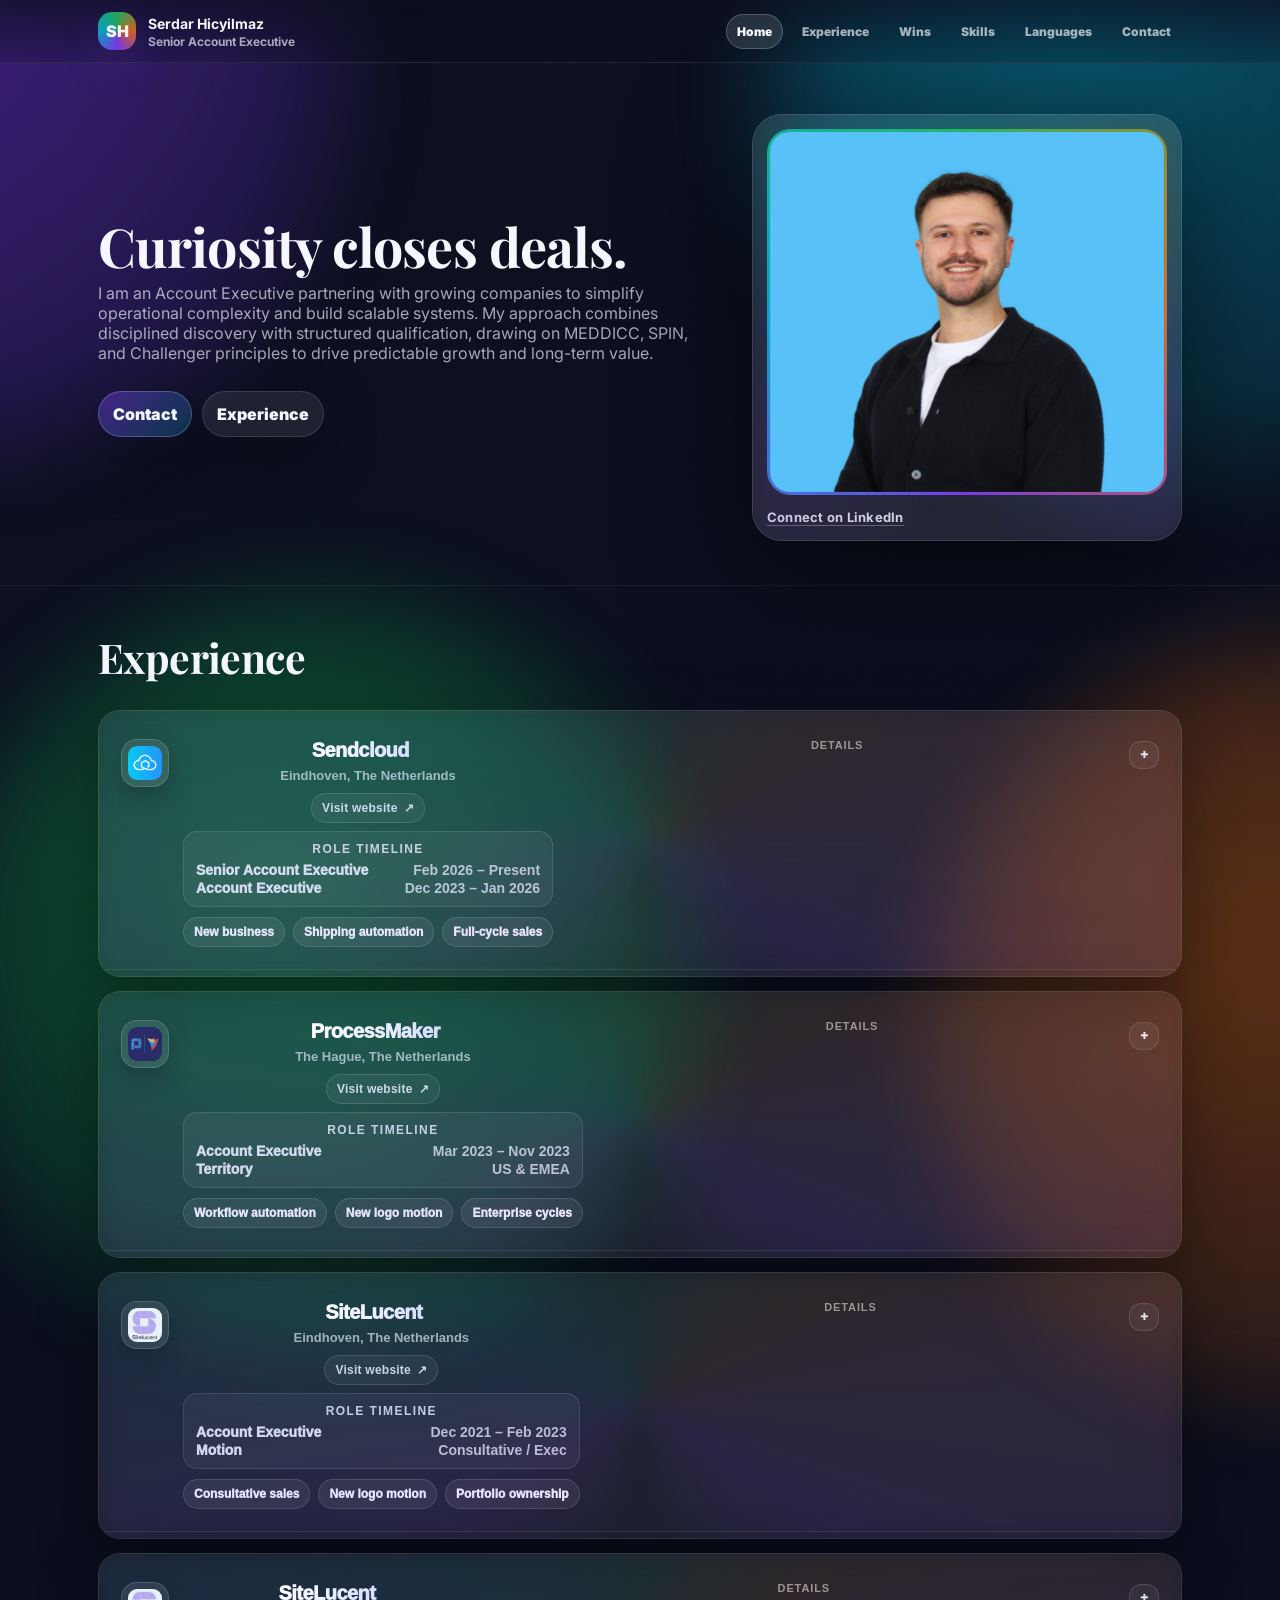
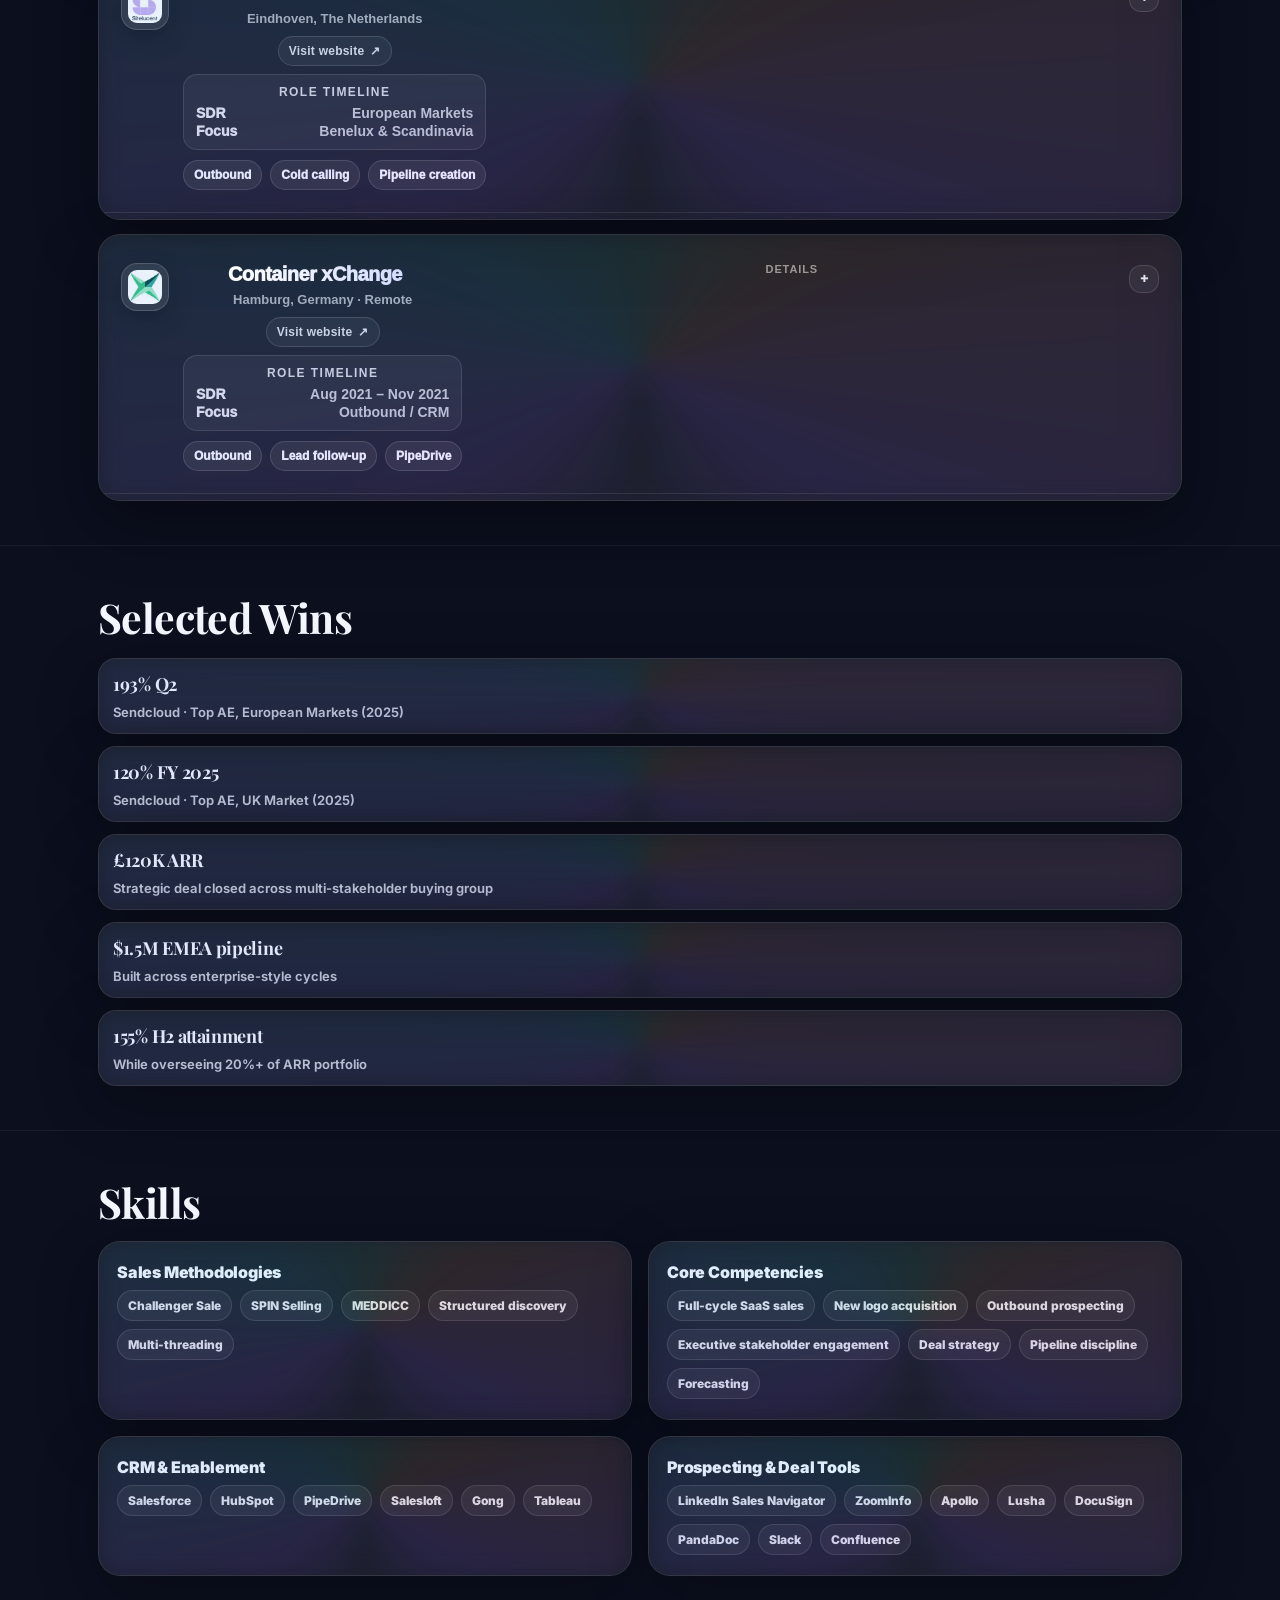
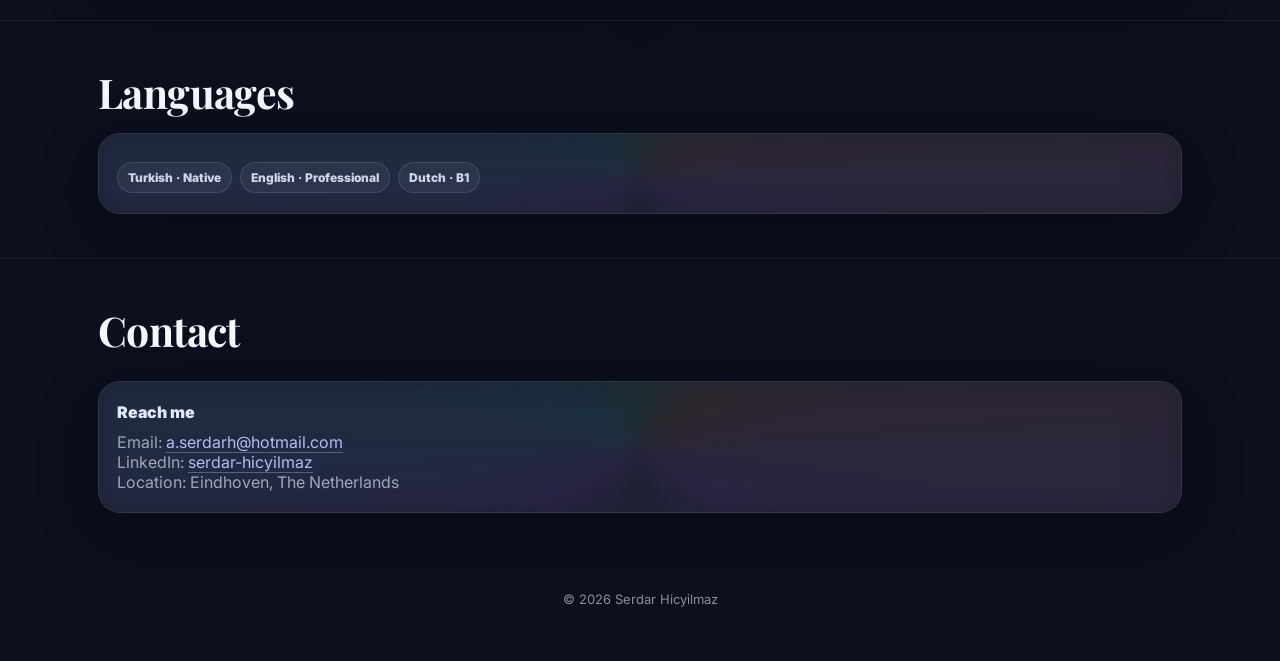
<file: index.html>
<!doctype html>
<html lang="en">
<head>
  <meta charset="utf-8" />
  <meta name="viewport" content="width=device-width, initial-scale=1" />
  <title>Serdar Hicyilmaz | Portfolio CV</title>
  <meta name="description" content="Serdar Hicyilmaz — Account Executive. Curious discovery, clear execution, predictable growth." />
  <link rel="stylesheet" href="assets/styles.v6.css" />
</head>
<body>
  <div class="bg" aria-hidden="true">
    <div class="blob b1"></div>
    <div class="blob b2"></div>
    <div class="blob b3"></div>
    <div class="blob b4"></div>
  </div>
  <div class="noise" aria-hidden="true"></div>

  <header class="topbar">
    <div class="inner">
      <div class="brand">
        <div class="badge">SH</div>
        <div>
          <b>Serdar Hicyilmaz</b>
          <span>Senior Account Executive</span>
        </div>
      </div>
      <nav class="nav" aria-label="Navigation">
        <a href="#home">Home</a>
        <a href="#experience">Experience</a>
        <a href="#wins">Wins</a>
        <a href="#skills">Skills</a>
        <a href="#languages">Languages</a>
        <a href="#contact">Contact</a>
      </nav>
    </div>
  </header>

  <main>
    <!-- HERO -->
    <section id="home" class="section">
      <div class="wrap hero-grid">
        <div class="reveal">
          <h1 class="h1">Curiosity closes deals.</h1>
          <p class="lead">
            I am an Account Executive partnering with growing companies to simplify operational complexity and build scalable systems.
            My approach combines disciplined discovery with structured qualification, drawing on MEDDICC, SPIN, and Challenger principles
            to drive predictable growth and long-term value.
          </p>
          <div class="kicker">
                                                          </div>
          <div class="cta">
            <a class="btn primary" href="#contact">Contact</a>
            <a class="btn" href="#experience">Experience</a>
</div>
        </div>

        <div class="photoStage reveal">
          <div class="photoCard">
            <div class="ring">
              <div class="innerImg">
                <div class="glow"></div>
                <img src="assets/headshot.jpg" alt="Serdar Hicyilmaz headshot" />
              </div>
            </div>
            <a class="linkedin-cta" href="https://www.linkedin.com/in/serdar-hicyilmaz-717072159/" target="_blank" rel="noopener noreferrer">
              Connect on LinkedIn
            </a>
          </div>
        </div>
      </div>
    </section>

    <!-- EXPERIENCE -->
    <section id="experience" class="section">
  <div class="wrap">
    <h2 class="h2 reveal">Experience</h2>
    <div class="exp-acc reveal">
      <article class="exp-item glass" data-exp>
        <button class="exp-head" type="button" aria-expanded="false">
      <div class="exp-left">
        <a class="logo-link" href="https://www.sendcloud.com/en_uk/" target="_blank" rel="noopener noreferrer" aria-label="Sendcloud website">
          <img class="exp-logo" src="assets/logo_sendcloud.png" alt="Sendcloud logo"/>
        </a>
        <div class="exp-title">
          <a class="company company-link" href="https://www.sendcloud.com/en_uk/" target="_blank" rel="noopener noreferrer">Sendcloud<span class="ext">↗</span></a>
          <div class="exp-location">Eindhoven, The Netherlands</div>
          <a class="site-pill" href="https://www.sendcloud.com/en_uk/" target="_blank" rel="noopener noreferrer">Visit website <span aria-hidden="true">↗</span></a>

      <div class="timeline">
        <div class="timeline-title">Role timeline</div>
        <div class="timeline-line split"><span class="tl-role">Senior Account Executive</span><span class="tl-dates">Feb 2026 – Present</span></div><div class="timeline-line split"><span class="tl-role">Account Executive</span><span class="tl-dates">Dec 2023 – Jan 2026</span></div>
      </div>
    <div class="tag-row"><span class="tag">New business</span><span class="tag">Shipping automation</span><span class="tag">Full-cycle sales</span></div>
        </div>
      </div>
      <span class="exp-cta">Details</span>
      <span class="exp-icon" aria-hidden="true">+</span>
    </button>
        <div class="exp-panel" role="region"><div class="exp-inner">
  <div class="role-split">Senior Account Executive</div>
  <ul class="bul">
    <li>Own larger, multi-threaded opportunities across complex accounts</li>
    <li>Mentor SDRs on structured discovery and disciplined deal progression</li>
  </ul>

  <div class="role-split" style="margin-top:14px">Account Executive</div>
  <ul class="bul">
    <li>Led full-cycle new business acquisition, consistently bringing new logos into the company</li>
    <li>Built pipeline through outbound prospecting, including cold calling and targeted outreach</li>
    <li>Conducted structured discovery to uncover operational friction and position scalable solutions</li>
    <li>Worked cross-functionally with Partnerships and Customer Success to support strategic deals and expansion opportunities</li>
    <li><b>120% quota attainment</b> (FY 2025)</li>
  </ul>

  <p class="sub"><b>Target personas:</b> eCommerce Directors, Marketing Managers, Operations Managers, Warehouse Managers</p>
</div></div>
      </article>

      <article class="exp-item glass" data-exp>
        <button class="exp-head" type="button" aria-expanded="false">
      <div class="exp-left">
        <a class="logo-link" href="https://www.processmaker.com/" target="_blank" rel="noopener noreferrer" aria-label="ProcessMaker website">
          <img class="exp-logo" src="assets/logo_processmaker.png" alt="ProcessMaker logo"/>
        </a>
        <div class="exp-title">
          <a class="company company-link" href="https://www.processmaker.com/" target="_blank" rel="noopener noreferrer">ProcessMaker<span class="ext">↗</span></a>
          <div class="exp-location">The Hague, The Netherlands</div>
          <a class="site-pill" href="https://www.processmaker.com/" target="_blank" rel="noopener noreferrer">Visit website <span aria-hidden="true">↗</span></a>

      <div class="timeline">
        <div class="timeline-title">Role timeline</div>
        <div class="timeline-line split"><span class="tl-role">Account Executive</span><span class="tl-dates">Mar 2023 – Nov 2023</span></div><div class="timeline-line split"><span class="tl-role">Territory</span><span class="tl-dates">US & EMEA</span></div>
      </div>
    <div class="tag-row"><span class="tag">Workflow automation</span><span class="tag">New logo motion</span><span class="tag">Enterprise cycles</span></div>
        </div>
      </div>
      <span class="exp-cta">Details</span>
      <span class="exp-icon" aria-hidden="true">+</span>
    </button>
        <div class="exp-panel" role="region"><div class="exp-inner">
  <ul class="bul">
    <li>Built and managed a strategic pipeline to move enterprise-style transactions through the sales process</li>
    <li>Prospected into targeted accounts via cold call, email outreach, and social strategies</li>
    <li>Applied structured qualification to identify high-fit opportunities and align stakeholders</li>
    <li>Collaborated with SDRs in pre-sales and Sales Engineers across demo and POC stages</li>
    <li>Used Salesforce to track opportunities and manage end-to-end forecasting discipline</li>
    <li><b>Built Sales Pipeline:</b> $300K (US) · $1.5M (EMEA)</li>
    <li><b>Sales cycle:</b> 4–8 months</li>
  </ul>
  <p class="sub"><b>Target personas:</b> CIO/CTO, VP Operations, Head of Process Excellence, Digital Transformation Leads, IT Directors</p>
</div></div>
      </article>

      <article class="exp-item glass" data-exp>
        <button class="exp-head" type="button" aria-expanded="false">
      <div class="exp-left">
        <a class="logo-link" href="https://www.sitelucent.com/" target="_blank" rel="noopener noreferrer" aria-label="SiteLucent website">
          <img class="exp-logo" src="assets/logo_sitelucent.png" alt="SiteLucent logo"/>
        </a>
        <div class="exp-title">
          <a class="company company-link" href="https://www.sitelucent.com/" target="_blank" rel="noopener noreferrer">SiteLucent<span class="ext">↗</span></a>
          <div class="exp-location">Eindhoven, The Netherlands</div>
          <a class="site-pill" href="https://www.sitelucent.com/" target="_blank" rel="noopener noreferrer">Visit website <span aria-hidden="true">↗</span></a>

      <div class="timeline">
        <div class="timeline-title">Role timeline</div>
        <div class="timeline-line split"><span class="tl-role">Account Executive</span><span class="tl-dates">Dec 2021 – Feb 2023</span></div><div class="timeline-line split"><span class="tl-role">Motion</span><span class="tl-dates">Consultative / Exec</span></div>
      </div>
    <div class="tag-row"><span class="tag">Consultative sales</span><span class="tag">New logo motion</span><span class="tag">Portfolio ownership</span></div>
        </div>
      </div>
      <span class="exp-cta">Details</span>
      <span class="exp-icon" aria-hidden="true">+</span>
    </button>
        <div class="exp-panel" role="region"><div class="exp-inner">
  <ul class="bul">
    <li>Built and nurtured a full sales pipeline from prospecting to close with a consultative approach tailored to senior decision-makers</li>
    <li>Implemented structured onboarding and engagement processes to drive product adoption and long-term growth</li>
    <li>Oversaw contract renewals and ensured high retention across assigned accounts</li>
    <li>Managed a portfolio of key accounts representing <b>20%+</b> of annual recurring revenue (ARR)</li>
    <li><b>Quota attainment:</b> 105% (H1) · 155% (H2)</li>
    <li><b>Sales cycle:</b> 3–6 months</li>
  </ul>
  <p class="sub"><b>Target personas:</b> Head of eCommerce, Marketing Directors/CMOs, Key Account Managers, Founders/CEOs</p>
</div></div>
      </article>

      <article class="exp-item glass" data-exp>
        <button class="exp-head" type="button" aria-expanded="false">
      <div class="exp-left">
        <a class="logo-link" href="https://www.sitelucent.com/" target="_blank" rel="noopener noreferrer" aria-label="SiteLucent website">
          <img class="exp-logo" src="assets/logo_sitelucent.png" alt="SiteLucent logo"/>
        </a>
        <div class="exp-title">
          <a class="company company-link" href="https://www.sitelucent.com/" target="_blank" rel="noopener noreferrer">SiteLucent<span class="ext">↗</span></a>
          <div class="exp-location">Eindhoven, The Netherlands</div>
          <a class="site-pill" href="https://www.sitelucent.com/" target="_blank" rel="noopener noreferrer">Visit website <span aria-hidden="true">↗</span></a>

      <div class="timeline">
        <div class="timeline-title">Role timeline</div>
        <div class="timeline-line split"><span class="tl-role">SDR</span><span class="tl-dates">European Markets</span></div><div class="timeline-line split"><span class="tl-role">Focus</span><span class="tl-dates">Benelux & Scandinavia</span></div>
      </div>
    <div class="tag-row"><span class="tag">Outbound</span><span class="tag">Cold calling</span><span class="tag">Pipeline creation</span></div>
        </div>
      </div>
      <span class="exp-cta">Details</span>
      <span class="exp-icon" aria-hidden="true">+</span>
    </button>
        <div class="exp-panel" role="region"><div class="exp-inner">
  <ul class="bul">
    <li>Generated outbound pipeline across European markets, focusing on Benelux and Scandinavia</li>
    <li>Conducted high-volume cold calls and targeted outreach campaigns</li>
    <li>Qualified prospects and aligned opportunities with senior sales stakeholders</li>
    <li>Maintained CRM discipline and ensured structured lead progression</li>
  </ul>
  <p class="sub"><b>Target personas:</b> eCommerce Managers, Marketing Managers, Key Account Managers, Sales Leads</p>
</div></div>
      </article>

      <article class="exp-item glass" data-exp>
        <button class="exp-head" type="button" aria-expanded="false">
      <div class="exp-left">
        <a class="logo-link" href="https://www.container-xchange.com/" target="_blank" rel="noopener noreferrer" aria-label="Container xChange website">
          <img class="exp-logo" src="assets/logo_containerxchange.png" alt="Container xChange logo"/>
        </a>
        <div class="exp-title">
          <a class="company company-link" href="https://www.container-xchange.com/" target="_blank" rel="noopener noreferrer">Container xChange<span class="ext">↗</span></a>
          <div class="exp-location">Hamburg, Germany · Remote</div>
          <a class="site-pill" href="https://www.container-xchange.com/" target="_blank" rel="noopener noreferrer">Visit website <span aria-hidden="true">↗</span></a>

      <div class="timeline">
        <div class="timeline-title">Role timeline</div>
        <div class="timeline-line split"><span class="tl-role">SDR</span><span class="tl-dates">Aug 2021 – Nov 2021</span></div><div class="timeline-line split"><span class="tl-role">Focus</span><span class="tl-dates">Outbound / CRM</span></div>
      </div>
    <div class="tag-row"><span class="tag">Outbound</span><span class="tag">Lead follow-up</span><span class="tag">PipeDrive</span></div>
        </div>
      </div>
      <span class="exp-cta">Details</span>
      <span class="exp-icon" aria-hidden="true">+</span>
    </button>
        <div class="exp-panel" role="region"><div class="exp-inner">
  <ul class="bul">
    <li>Sourced new sales opportunities through lead follow-up, outbound calls, and emails</li>
    <li>Qualified prospects and advanced opportunities through structured pipeline stages</li>
    <li>Managed pipeline integrity and activity tracking in PipeDrive</li>
    <li>Collaborated closely with Account Executives to support deal progression</li>
  </ul>
  <p class="sub"><b>Target personas:</b> Procurement Managers, Logistics Managers, Trading Teams, Commercial Directors</p>
</div></div>
      </article>
    </div>
  </div>
</section>

    <!-- WINS -->
    <section id="wins" class="section">
      <div class="wrap">
        <h2 class="h2 reveal">Selected Wins</h2>
        <div class="wins reveal" style="margin-top:14px">
          <div class="win">
            <b>193% Q2</b>
            <p>Sendcloud · Top AE, European Markets (2025)</p>
          </div>

          <div class="win">
            <b>120% FY 2025</b>
            <p>Sendcloud · Top AE, UK Market (2025)</p>
          </div>
<div class="win">
            <b>£120K ARR</b>
            <p>Strategic deal closed across multi-stakeholder buying group</p>
          </div>
<div class="win">
            <b>$1.5M EMEA pipeline</b>
            <p>Built across enterprise-style cycles</p>
          </div>
<div class="win">
            <b>155% H2 attainment</b>
            <p>While overseeing 20%+ of ARR portfolio</p>
          </div></div>
      </div>
    </section>

    <!-- SKILLS -->
    <section id="skills" class="section">
      <div class="wrap">
<h2 class="h2 reveal">Skills</h2>

        <div class="skillGrid" style="margin-top:12px">
          <div class="glass reveal">
      <div class="exp-header" onclick="this.parentElement.classList.toggle('open')">
        <span></span>
      </div>
      <div class="exp-body">
    
            <div class="company">Sales Methodologies</div>
            <div class="chips">
              <span class="chip">Challenger Sale</span>
              <span class="chip">SPIN Selling</span>
              <span class="chip">MEDDICC</span>
              <span class="chip">Structured discovery</span>
              <span class="chip">Multi-threading</span>
            
      </div>
    </div>
          </div>

          <div class="glass reveal">
      <div class="exp-header" onclick="this.parentElement.classList.toggle('open')">
        <span></span>
      </div>
      <div class="exp-body">
    
            <div class="company">Core Competencies</div>
            <div class="chips">
              <span class="chip">Full-cycle SaaS sales</span>
              <span class="chip">New logo acquisition</span>
              <span class="chip">Outbound prospecting</span>
              <span class="chip">Executive stakeholder engagement</span>
              <span class="chip">Deal strategy</span>
              <span class="chip">Pipeline discipline</span>
              <span class="chip">Forecasting</span>
            
      </div>
    </div>
          </div>

          <div class="glass reveal">
      <div class="exp-header" onclick="this.parentElement.classList.toggle('open')">
        <span></span>
      </div>
      <div class="exp-body">
    
            <div class="company">CRM & Enablement</div>
            <div class="chips">
              <span class="chip">Salesforce</span>
              <span class="chip">HubSpot</span>
              <span class="chip">PipeDrive</span>
              <span class="chip">Salesloft</span>
              <span class="chip">Gong</span>
              <span class="chip">Tableau</span>
            
      </div>
    </div>
          </div>

          <div class="glass reveal">
      <div class="exp-header" onclick="this.parentElement.classList.toggle('open')">
        <span></span>
      </div>
      <div class="exp-body">
    
            <div class="company">Prospecting & Deal Tools</div>
            <div class="chips">
              <span class="chip">LinkedIn Sales Navigator</span>
              <span class="chip">ZoomInfo</span>
              <span class="chip">Apollo</span>
              <span class="chip">Lusha</span>
              <span class="chip">DocuSign</span>
              <span class="chip">PandaDoc</span>
              <span class="chip">Slack</span>
              <span class="chip">Confluence</span>
            
      </div>
    </div>
          </div>
        </div>
</div>
    </section>

    <!-- LANGUAGES -->
    <section id="languages" class="section">
      <div class="wrap">
        <h2 class="h2 reveal">Languages</h2>
        <div class="glass reveal" style="margin-top:14px">
          <div class="chips">
            <span class="chip">Turkish · Native</span>
            <span class="chip">English · Professional</span>
            <span class="chip">Dutch · B1</span>
          </div>
        </div>
      </div>
    </section>

    <!-- CONTACT -->
    <section id="contact" class="section">
  <div class="wrap">
    <h2 class="h2 reveal">Contact</h2>
    <div class="glass reveal" style="margin-top:14px">
      <div class="company">Reach me</div>
      <p class="lead" style="margin-top:10px">
        Email: <a class="link" href="mailto:a.serdarh@hotmail.com">a.serdarh@hotmail.com</a><br/>
        LinkedIn: <a class="link" href="https://www.linkedin.com/in/serdar-hicyilmaz-717072159/" target="_blank" rel="noopener noreferrer">serdar-hicyilmaz</a><br/>
        Location: Eindhoven, The Netherlands
      </p>
    </div>
  </div>
</section>

    <footer>© <span id="y"></span> Serdar Hicyilmaz</footer>
  </main>

  <script src="assets/app.js"></script>
  <script>document.getElementById('y').textContent = new Date().getFullYear();</script>
</body>
</html>
</file>
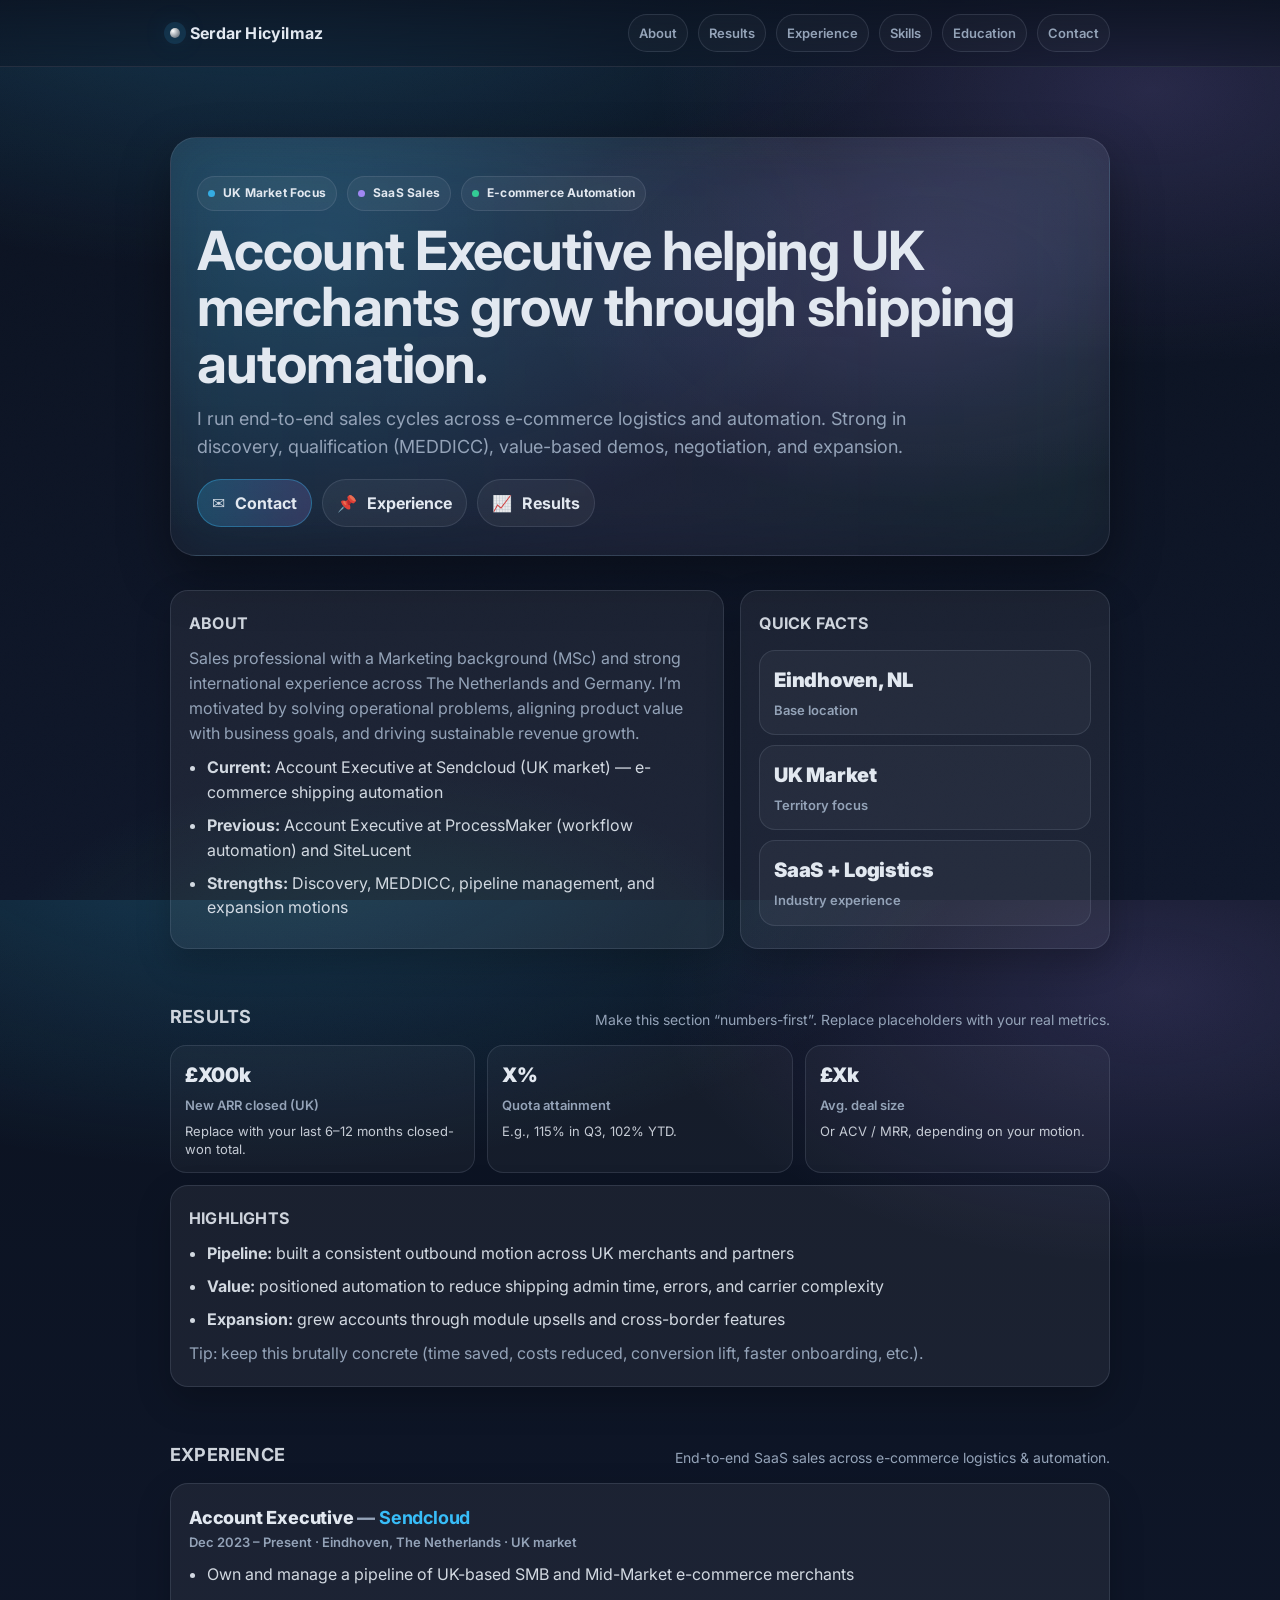
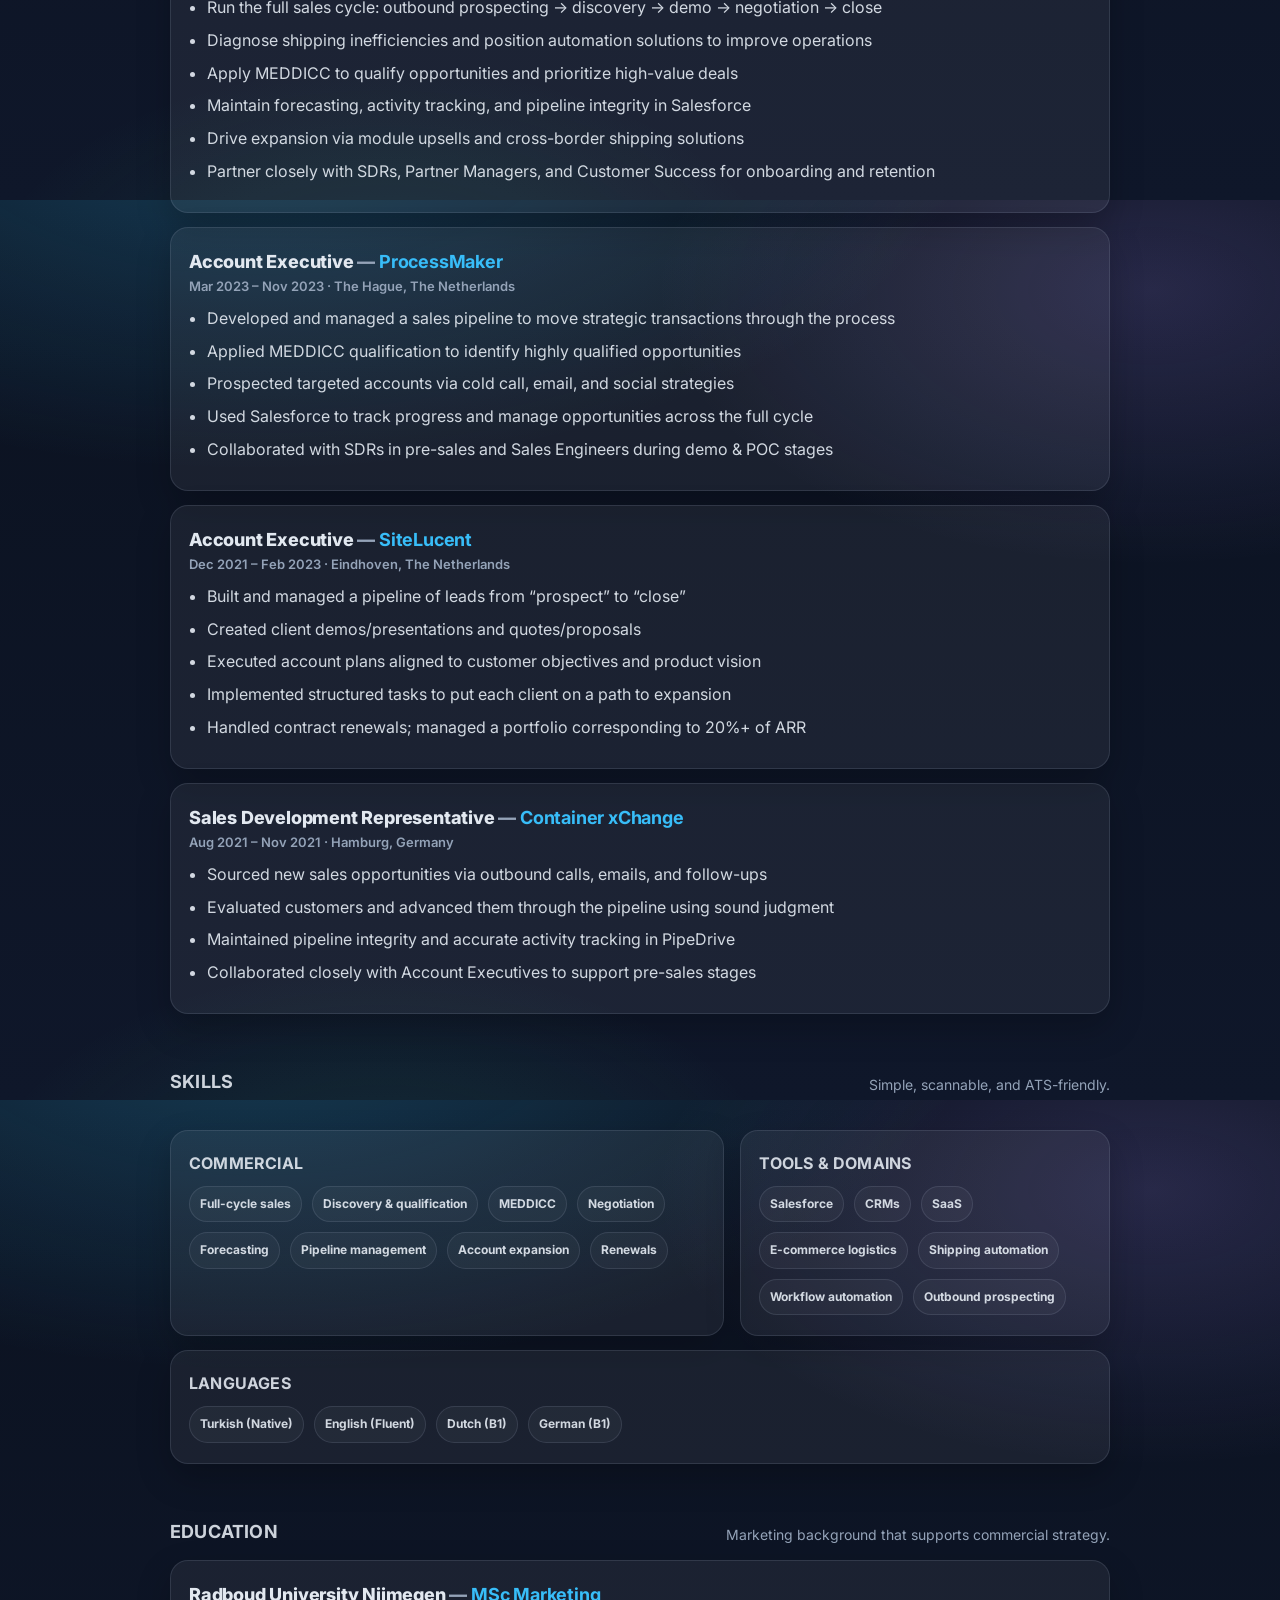
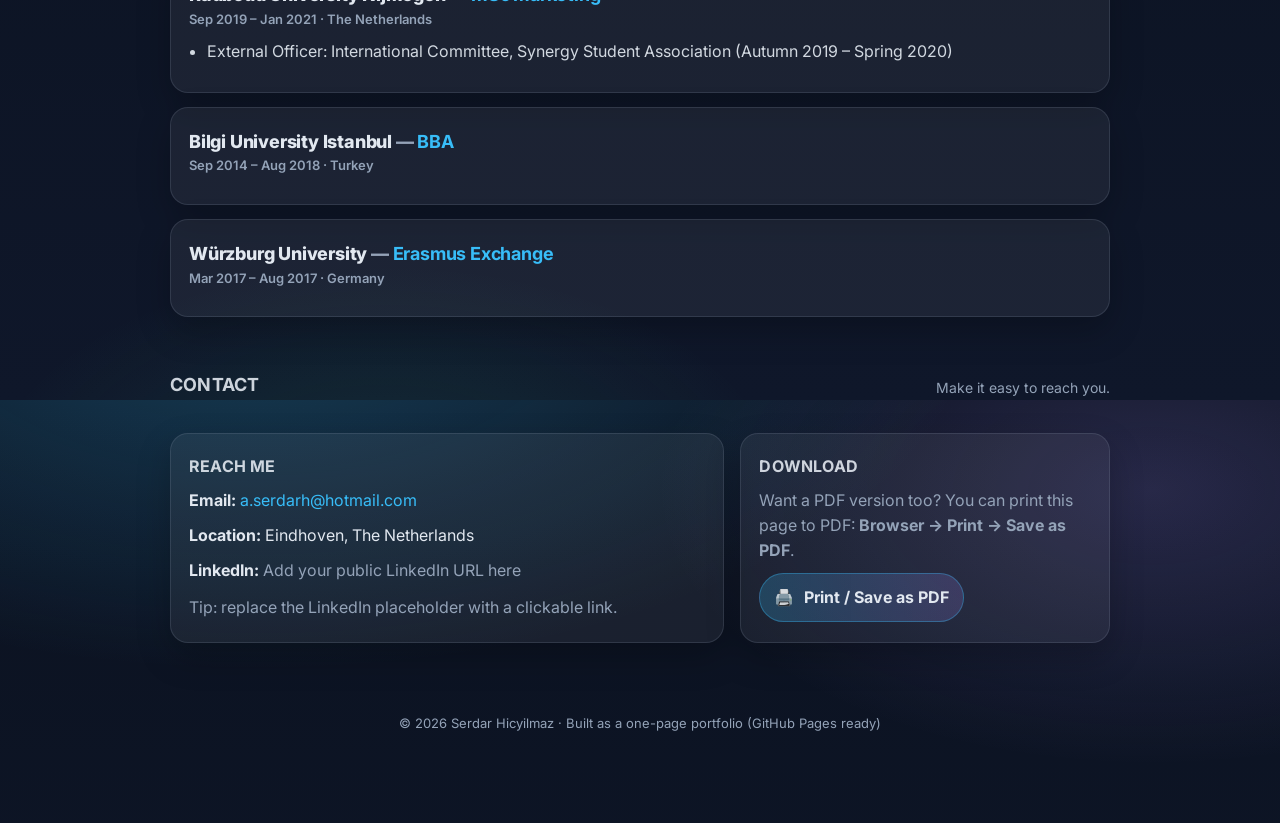
<file: serdar_portfolio_site/index.html>
<!doctype html>
<html lang="en">
<head>
  <meta charset="utf-8" />
  <meta name="viewport" content="width=device-width, initial-scale=1" />
  <title>Serdar Hicyilmaz | Account Executive (UK) | Sendcloud</title>
  <meta name="description" content="Serdar Hicyilmaz — Account Executive focused on the UK market. SaaS sales across e-commerce automation, workflow automation, and logistics." />

  <!-- Open Graph -->
  <meta property="og:title" content="Serdar Hicyilmaz | Account Executive" />
  <meta property="og:description" content="SaaS Account Executive (UK market) — e-commerce automation & logistics." />
  <meta property="og:type" content="website" />

  <link rel="preconnect" href="https://fonts.googleapis.com">
  <link rel="preconnect" href="https://fonts.gstatic.com" crossorigin>
  <link href="https://fonts.googleapis.com/css2?family=Inter:wght@300;400;500;600;700;800&display=swap" rel="stylesheet">

  <style>
    :root{
      --bg:#0b1220;
      --bg2:#0f172a;
      --card:rgba(255,255,255,.06);
      --card2:rgba(255,255,255,.09);
      --stroke:rgba(148,163,184,.25);
      --text:#e2e8f0;
      --muted:#94a3b8;
      --brand:#38bdf8;
      --brand2:#a78bfa;
      --ok:#34d399;
      --warn:#fbbf24;
      --shadow: 0 20px 50px rgba(0,0,0,.35);
      --radius: 18px;
      --radius2: 26px;
      --max: 980px;
    }

    *{box-sizing:border-box}
    html,body{height:100%}
    body{
      margin:0;
      font-family:Inter, system-ui, -apple-system, Segoe UI, Roboto, Helvetica, Arial, "Apple Color Emoji","Segoe UI Emoji";
      background: radial-gradient(1200px 600px at 20% -10%, rgba(56,189,248,.25), transparent 60%),
                  radial-gradient(900px 500px at 90% 10%, rgba(167,139,250,.18), transparent 55%),
                  radial-gradient(800px 450px at 30% 110%, rgba(52,211,153,.12), transparent 50%),
                  linear-gradient(180deg, var(--bg), var(--bg2));
      color:var(--text);
      line-height:1.55;
      overflow-x:hidden;
    }

    a{color:var(--brand); text-decoration:none}
    a:hover{text-decoration:underline}

    /* Subtle animated background grain */
    .grain{
      pointer-events:none;
      position:fixed; inset:-200px;
      background-image:url("data:image/svg+xml,%3Csvg xmlns='http://www.w3.org/2000/svg' width='500' height='500'%3E%3Cfilter id='n'%3E%3CfeTurbulence type='fractalNoise' baseFrequency='.9' numOctaves='4' stitchTiles='stitch'/%3E%3C/filter%3E%3Crect width='500' height='500' filter='url(%23n)' opacity='.08'/%3E%3C/svg%3E");
      mix-blend-mode:overlay;
      opacity:.35;
      transform:translate3d(0,0,0);
      animation: grain 12s steps(10) infinite;
    }
    @keyframes grain{
      0%,100%{transform:translate(0,0)}
      10%{transform:translate(-5%,-10%)}
      20%{transform:translate(-15%,5%)}
      30%{transform:translate(7%,-25%)}
      40%{transform:translate(-5%,25%)}
      50%{transform:translate(-15%,10%)}
      60%{transform:translate(15%,0%)}
      70%{transform:translate(0%,15%)}
      80%{transform:translate(3%,35%)}
      90%{transform:translate(-10%,10%)}
    }

    .wrap{max-width:var(--max); margin:0 auto; padding:32px 20px 90px;}
    .nav{
      position:sticky; top:0; z-index:50;
      backdrop-filter: blur(12px);
      background: linear-gradient(180deg, rgba(11,18,32,.78), rgba(11,18,32,.35));
      border-bottom:1px solid rgba(148,163,184,.18);
    }
    .nav-inner{
      max-width:var(--max); margin:0 auto;
      padding:14px 20px;
      display:flex; align-items:center; justify-content:space-between; gap:14px;
    }
    .brand{
      display:flex; align-items:center; gap:10px; min-width:170px;
    }
    .dot{
      width:10px;height:10px;border-radius:999px;
      background: radial-gradient(circle at 30% 30%, #fff, rgba(255,255,255,.2));
      box-shadow: 0 0 0 6px rgba(56,189,248,.12), 0 0 26px rgba(56,189,248,.35);
    }
    .brand span{font-weight:700; letter-spacing:.2px}
    .pill{
      display:inline-flex; gap:10px; flex-wrap:wrap; justify-content:flex-end;
    }
    .pill a{
      color:var(--muted);
      font-weight:600;
      font-size:13px;
      padding:8px 10px;
      border-radius:999px;
      border:1px solid rgba(148,163,184,.18);
      background:rgba(255,255,255,.03);
      transition: transform .15s ease, background .15s ease, border-color .15s ease, color .15s ease;
    }
    .pill a:hover{
      text-decoration:none;
      transform: translateY(-1px);
      background:rgba(255,255,255,.06);
      border-color:rgba(56,189,248,.35);
      color:var(--text);
    }

    /* Hero */
    .hero{
      margin-top:38px;
      border-radius:var(--radius2);
      padding:38px 26px 28px;
      position:relative;
      overflow:hidden;
      background:
        radial-gradient(900px 500px at 15% 25%, rgba(56,189,248,.20), transparent 60%),
        radial-gradient(700px 400px at 80% 35%, rgba(167,139,250,.18), transparent 55%),
        linear-gradient(180deg, rgba(255,255,255,.06), rgba(255,255,255,.03));
      border:1px solid rgba(148,163,184,.18);
      box-shadow: var(--shadow);
    }
    .hero:before{
      content:"";
      position:absolute; inset:-2px;
      background: linear-gradient(90deg, rgba(56,189,248,.35), rgba(167,139,250,.25), rgba(52,211,153,.22));
      filter: blur(30px);
      opacity:.22;
      z-index:0;
    }
    .hero > *{position:relative; z-index:1}

    .kicker{
      display:flex; flex-wrap:wrap; gap:10px;
      align-items:center;
      font-weight:600;
      color:var(--muted);
      font-size:14px;
      margin-bottom:12px;
    }
    .tag{
      display:inline-flex; align-items:center; gap:8px;
      padding:7px 10px;
      border-radius:999px;
      background:rgba(255,255,255,.05);
      border:1px solid rgba(148,163,184,.18);
      color:var(--text);
      font-weight:700;
      font-size:12px;
      letter-spacing:.2px;
    }
    .tag .mini{width:7px;height:7px;border-radius:999px;background:rgba(56,189,248,.85)}
    h1{
      margin:0;
      font-size: clamp(34px, 4.6vw, 54px);
      line-height:1.05;
      letter-spacing:-.9px;
    }
    .subtitle{
      margin:12px 0 0;
      color:var(--muted);
      font-size: clamp(15px, 1.6vw, 18px);
      max-width: 68ch;
    }
    .cta{
      margin-top:18px;
      display:flex; flex-wrap:wrap; gap:10px;
    }
    .btn{
      display:inline-flex; align-items:center; gap:10px;
      padding:11px 14px;
      border-radius: 999px;
      font-weight:700;
      border:1px solid rgba(148,163,184,.18);
      background: rgba(255,255,255,.05);
      color: var(--text);
      transition: transform .15s ease, background .15s ease, border-color .15s ease;
    }
    .btn:hover{
      text-decoration:none;
      transform: translateY(-1px);
      background: rgba(255,255,255,.08);
      border-color: rgba(56,189,248,.35);
    }
    .btn.primary{
      background: linear-gradient(90deg, rgba(56,189,248,.22), rgba(167,139,250,.18));
      border-color: rgba(56,189,248,.35);
    }
    .btn .icon{opacity:.9}

    /* Grid sections */
    .grid{
      margin-top:34px;
      display:grid;
      grid-template-columns: 1.2fr .8fr;
      gap:16px;
    }
    @media (max-width: 860px){
      .grid{grid-template-columns:1fr}
      .pill{justify-content:flex-start}
      .brand{min-width:auto}
    }

    .card{
      border-radius: var(--radius);
      background: var(--card);
      border: 1px solid rgba(148,163,184,.18);
      padding: 20px 18px;
      box-shadow: 0 14px 34px rgba(0,0,0,.22);
      transform: translateY(0);
      transition: transform .18s ease, background .18s ease, border-color .18s ease;
    }
    .card:hover{
      transform: translateY(-2px);
      background: var(--card2);
      border-color: rgba(56,189,248,.25);
    }
    .card h2{
      margin:0 0 10px;
      font-size: 16px;
      letter-spacing:.2px;
      text-transform:uppercase;
      color: rgba(226,232,240,.9);
    }
    .muted{color:var(--muted)}
    .list{margin:10px 0 0; padding-left: 18px;}
    .list li{margin:8px 0; color: rgba(226,232,240,.92)}

    /* Experience */
    .section-title{
      margin-top:54px;
      display:flex; align-items:flex-end; justify-content:space-between; gap:14px;
    }
    .section-title h2{
      margin:0;
      font-size: 18px;
      letter-spacing:.2px;
      text-transform:uppercase;
      color: rgba(226,232,240,.9);
    }
    .section-title p{margin:0; color:var(--muted); font-size:14px}
    .xp{
      margin-top:14px;
      display:grid;
      gap:14px;
    }
    .xp-item{
      position:relative;
      overflow:hidden;
    }
    .xp-head{
      display:flex; flex-wrap:wrap; gap:10px;
      justify-content:space-between; align-items:baseline;
      margin-bottom:8px;
    }
    .xp-role{
      font-weight:800;
      font-size: 18px;
      letter-spacing:-.2px;
    }
    .xp-company{
      font-weight:700;
      color: var(--brand);
    }
    .xp-meta{
      color: var(--muted);
      font-size: 13px;
      font-weight:600;
    }

    /* Metric tiles */
    .metrics{
      margin-top:14px;
      display:grid;
      grid-template-columns: repeat(3, 1fr);
      gap:12px;
    }
    @media (max-width: 860px){
      .metrics{grid-template-columns:1fr}
    }
    .metric{
      padding:14px 14px;
      border-radius: 16px;
      border:1px solid rgba(148,163,184,.18);
      background: rgba(255,255,255,.04);
    }
    .metric .num{
      font-size: 20px;
      font-weight: 900;
      letter-spacing:-.3px;
      margin:0;
    }
    .metric .label{
      margin:4px 0 0;
      color: var(--muted);
      font-weight:600;
      font-size: 13px;
    }
    .metric .hint{
      margin:8px 0 0;
      color: rgba(226,232,240,.86);
      font-size: 13px;
      line-height:1.35;
    }

    /* Chips */
    .chips{display:flex; flex-wrap:wrap; gap:10px; margin-top:10px}
    .chip{
      padding:8px 10px;
      border-radius:999px;
      border:1px solid rgba(148,163,184,.18);
      background: rgba(255,255,255,.04);
      color: rgba(226,232,240,.92);
      font-weight:700;
      font-size: 12px;
    }

    /* Footer */
    footer{
      margin-top:70px;
      text-align:center;
      color: var(--muted);
      font-size: 13px;
    }

    /* Scroll reveal */
    .reveal{opacity:0; transform: translateY(10px); transition: opacity .55s ease, transform .55s ease;}
    .reveal.visible{opacity:1; transform: translateY(0);}

    /* Reduced motion */
    @media (prefers-reduced-motion: reduce){
      .grain{animation:none}
      .reveal{opacity:1; transform:none}
      .card,.btn,.pill a{transition:none}
    }
  </style>

  <script>
    // Scroll reveal
    document.addEventListener("DOMContentLoaded", () => {
      const els = document.querySelectorAll(".reveal");
      const io = new IntersectionObserver((entries) => {
        entries.forEach(e => { if (e.isIntersecting) e.target.classList.add("visible"); });
      }, { threshold: 0.12 });
      els.forEach(el => io.observe(el));
    });
  </script>

  <!-- Structured data -->
  <script type="application/ld+json">
  {
    "@context": "https://schema.org",
    "@type": "Person",
    "name": "Serdar Hicyilmaz",
    "jobTitle": "Account Executive",
    "address": {
      "@type": "PostalAddress",
      "addressLocality": "Eindhoven",
      "addressCountry": "NL"
    },
    "email": "mailto:a.serdarh@hotmail.com"
  }
  </script>
</head>

<body>
  <div class="grain"></div>

  <div class="nav">
    <div class="nav-inner">
      <div class="brand">
        <div class="dot"></div>
        <span>Serdar Hicyilmaz</span>
      </div>
      <div class="pill" aria-label="Section navigation">
        <a href="#about">About</a>
        <a href="#results">Results</a>
        <a href="#experience">Experience</a>
        <a href="#skills">Skills</a>
        <a href="#education">Education</a>
        <a href="#contact">Contact</a>
      </div>
    </div>
  </div>

  <main class="wrap">

    <section class="hero reveal">
      <div class="kicker">
        <span class="tag"><span class="mini"></span> UK Market Focus</span>
        <span class="tag"><span class="mini" style="background:rgba(167,139,250,.95)"></span> SaaS Sales</span>
        <span class="tag"><span class="mini" style="background:rgba(52,211,153,.95)"></span> E-commerce Automation</span>
      </div>

      <h1>Account Executive helping UK merchants grow through shipping automation.</h1>
      <p class="subtitle">
        I run end-to-end sales cycles across e-commerce logistics and automation. Strong in discovery,
        qualification (MEDDICC), value-based demos, negotiation, and expansion.
      </p>

      <div class="cta">
        <a class="btn primary" href="#contact" aria-label="Jump to contact">
          <span class="icon">✉️</span> Contact
        </a>
        <a class="btn" href="#experience" aria-label="Jump to experience">
          <span class="icon">📌</span> Experience
        </a>
        <a class="btn" href="#results" aria-label="Jump to results">
          <span class="icon">📈</span> Results
        </a>
      </div>
    </section>

    <section class="grid" id="about">
      <div class="card reveal">
        <h2>About</h2>
        <p class="muted" style="margin:0">
          Sales professional with a Marketing background (MSc) and strong international experience across The Netherlands and Germany.
          I’m motivated by solving operational problems, aligning product value with business goals, and driving sustainable revenue growth.
        </p>
        <ul class="list">
          <li><strong>Current:</strong> Account Executive at Sendcloud (UK market) — e-commerce shipping automation</li>
          <li><strong>Previous:</strong> Account Executive at ProcessMaker (workflow automation) and SiteLucent</li>
          <li><strong>Strengths:</strong> Discovery, MEDDICC, pipeline management, and expansion motions</li>
        </ul>
      </div>

      <div class="card reveal">
        <h2>Quick facts</h2>
        <div class="metrics" style="grid-template-columns:1fr; gap:10px;">
          <div class="metric">
            <p class="num">Eindhoven, NL</p>
            <p class="label">Base location</p>
          </div>
          <div class="metric">
            <p class="num">UK Market</p>
            <p class="label">Territory focus</p>
          </div>
          <div class="metric">
            <p class="num">SaaS + Logistics</p>
            <p class="label">Industry experience</p>
          </div>
        </div>
      </div>
    </section>

    <section id="results" class="reveal">
      <div class="section-title">
        <h2>Results</h2>
        <p>Make this section “numbers-first”. Replace placeholders with your real metrics.</p>
      </div>

      <div class="metrics">
        <div class="metric">
          <p class="num">£X00k</p>
          <p class="label">New ARR closed (UK)</p>
          <p class="hint">Replace with your last 6–12 months closed-won total.</p>
        </div>
        <div class="metric">
          <p class="num">X%</p>
          <p class="label">Quota attainment</p>
          <p class="hint">E.g., 115% in Q3, 102% YTD.</p>
        </div>
        <div class="metric">
          <p class="num">£Xk</p>
          <p class="label">Avg. deal size</p>
          <p class="hint">Or ACV / MRR, depending on your motion.</p>
        </div>
      </div>

      <div class="card" style="margin-top:12px">
        <h2>Highlights</h2>
        <ul class="list">
          <li><strong>Pipeline:</strong> built a consistent outbound motion across UK merchants and partners</li>
          <li><strong>Value:</strong> positioned automation to reduce shipping admin time, errors, and carrier complexity</li>
          <li><strong>Expansion:</strong> grew accounts through module upsells and cross-border features</li>
        </ul>
        <p class="muted" style="margin:10px 0 0">
          Tip: keep this brutally concrete (time saved, costs reduced, conversion lift, faster onboarding, etc.).
        </p>
      </div>
    </section>

    <section id="experience" class="reveal">
      <div class="section-title">
        <h2>Experience</h2>
        <p>End-to-end SaaS sales across e-commerce logistics & automation.</p>
      </div>

      <div class="xp">
        <div class="card xp-item">
          <div class="xp-head">
            <div>
              <div class="xp-role">Account Executive <span class="muted">—</span> <span class="xp-company">Sendcloud</span></div>
              <div class="xp-meta">Dec 2023 – Present · Eindhoven, The Netherlands · UK market</div>
            </div>
          </div>
          <ul class="list">
            <li>Own and manage a pipeline of UK-based SMB and Mid-Market e-commerce merchants</li>
            <li>Run the full sales cycle: outbound prospecting → discovery → demo → negotiation → close</li>
            <li>Diagnose shipping inefficiencies and position automation solutions to improve operations</li>
            <li>Apply MEDDICC to qualify opportunities and prioritize high-value deals</li>
            <li>Maintain forecasting, activity tracking, and pipeline integrity in Salesforce</li>
            <li>Drive expansion via module upsells and cross-border shipping solutions</li>
            <li>Partner closely with SDRs, Partner Managers, and Customer Success for onboarding and retention</li>
          </ul>
        </div>

        <div class="card xp-item">
          <div class="xp-head">
            <div>
              <div class="xp-role">Account Executive <span class="muted">—</span> <span class="xp-company">ProcessMaker</span></div>
              <div class="xp-meta">Mar 2023 – Nov 2023 · The Hague, The Netherlands</div>
            </div>
          </div>
          <ul class="list">
            <li>Developed and managed a sales pipeline to move strategic transactions through the process</li>
            <li>Applied MEDDICC qualification to identify highly qualified opportunities</li>
            <li>Prospected targeted accounts via cold call, email, and social strategies</li>
            <li>Used Salesforce to track progress and manage opportunities across the full cycle</li>
            <li>Collaborated with SDRs in pre-sales and Sales Engineers during demo & POC stages</li>
          </ul>
        </div>

        <div class="card xp-item">
          <div class="xp-head">
            <div>
              <div class="xp-role">Account Executive <span class="muted">—</span> <span class="xp-company">SiteLucent</span></div>
              <div class="xp-meta">Dec 2021 – Feb 2023 · Eindhoven, The Netherlands</div>
            </div>
          </div>
          <ul class="list">
            <li>Built and managed a pipeline of leads from “prospect” to “close”</li>
            <li>Created client demos/presentations and quotes/proposals</li>
            <li>Executed account plans aligned to customer objectives and product vision</li>
            <li>Implemented structured tasks to put each client on a path to expansion</li>
            <li>Handled contract renewals; managed a portfolio corresponding to 20%+ of ARR</li>
          </ul>
        </div>

        <div class="card xp-item">
          <div class="xp-head">
            <div>
              <div class="xp-role">Sales Development Representative <span class="muted">—</span> <span class="xp-company">Container xChange</span></div>
              <div class="xp-meta">Aug 2021 – Nov 2021 · Hamburg, Germany</div>
            </div>
          </div>
          <ul class="list">
            <li>Sourced new sales opportunities via outbound calls, emails, and follow-ups</li>
            <li>Evaluated customers and advanced them through the pipeline using sound judgment</li>
            <li>Maintained pipeline integrity and accurate activity tracking in PipeDrive</li>
            <li>Collaborated closely with Account Executives to support pre-sales stages</li>
          </ul>
        </div>
      </div>
    </section>

    <section id="skills" class="reveal">
      <div class="section-title">
        <h2>Skills</h2>
        <p>Simple, scannable, and ATS-friendly.</p>
      </div>
      <div class="grid">
        <div class="card">
          <h2>Commercial</h2>
          <div class="chips">
            <span class="chip">Full-cycle sales</span>
            <span class="chip">Discovery & qualification</span>
            <span class="chip">MEDDICC</span>
            <span class="chip">Negotiation</span>
            <span class="chip">Forecasting</span>
            <span class="chip">Pipeline management</span>
            <span class="chip">Account expansion</span>
            <span class="chip">Renewals</span>
          </div>
        </div>
        <div class="card">
          <h2>Tools & domains</h2>
          <div class="chips">
            <span class="chip">Salesforce</span>
            <span class="chip">CRMs</span>
            <span class="chip">SaaS</span>
            <span class="chip">E-commerce logistics</span>
            <span class="chip">Shipping automation</span>
            <span class="chip">Workflow automation</span>
            <span class="chip">Outbound prospecting</span>
          </div>
        </div>
      </div>

      <div class="card" style="margin-top:14px">
        <h2>Languages</h2>
        <div class="chips">
          <span class="chip">Turkish (Native)</span>
          <span class="chip">English (Fluent)</span>
          <span class="chip">Dutch (B1)</span>
          <span class="chip">German (B1)</span>
        </div>
      </div>
    </section>

    <section id="education" class="reveal">
      <div class="section-title">
        <h2>Education</h2>
        <p>Marketing background that supports commercial strategy.</p>
      </div>
      <div class="xp">
        <div class="card">
          <div class="xp-head">
            <div>
              <div class="xp-role">Radboud University Nijmegen <span class="muted">—</span> <span class="xp-company">MSc Marketing</span></div>
              <div class="xp-meta">Sep 2019 – Jan 2021 · The Netherlands</div>
            </div>
          </div>
          <ul class="list">
            <li>External Officer: International Committee, Synergy Student Association (Autumn 2019 – Spring 2020)</li>
          </ul>
        </div>

        <div class="card">
          <div class="xp-head">
            <div>
              <div class="xp-role">Bilgi University Istanbul <span class="muted">—</span> <span class="xp-company">BBA</span></div>
              <div class="xp-meta">Sep 2014 – Aug 2018 · Turkey</div>
            </div>
          </div>
        </div>

        <div class="card">
          <div class="xp-head">
            <div>
              <div class="xp-role">Würzburg University <span class="muted">—</span> <span class="xp-company">Erasmus Exchange</span></div>
              <div class="xp-meta">Mar 2017 – Aug 2017 · Germany</div>
            </div>
          </div>
        </div>
      </div>
    </section>

    <section id="contact" class="reveal">
      <div class="section-title">
        <h2>Contact</h2>
        <p>Make it easy to reach you.</p>
      </div>
      <div class="grid">
        <div class="card">
          <h2>Reach me</h2>
          <p style="margin:0 0 10px"><strong>Email:</strong> <a href="mailto:a.serdarh@hotmail.com">a.serdarh@hotmail.com</a></p>
          <p style="margin:0 0 10px"><strong>Location:</strong> Eindhoven, The Netherlands</p>
          <p style="margin:0"><strong>LinkedIn:</strong> <span class="muted">Add your public LinkedIn URL here</span></p>
          <p class="muted" style="margin:12px 0 0">Tip: replace the LinkedIn placeholder with a clickable link.</p>
        </div>
        <div class="card">
          <h2>Download</h2>
          <p class="muted" style="margin:0 0 10px">
            Want a PDF version too? You can print this page to PDF:
            <strong>Browser → Print → Save as PDF</strong>.
          </p>
          <a class="btn primary" href="javascript:window.print()"><span class="icon">🖨️</span> Print / Save as PDF</a>
        </div>
      </div>
    </section>

    <footer class="reveal">
      © <span id="y"></span> Serdar Hicyilmaz · Built as a one-page portfolio (GitHub Pages ready)
    </footer>
  </main>

  <script>
    document.getElementById("y").textContent = new Date().getFullYear();
  </script>
</body>
</html>
</file>
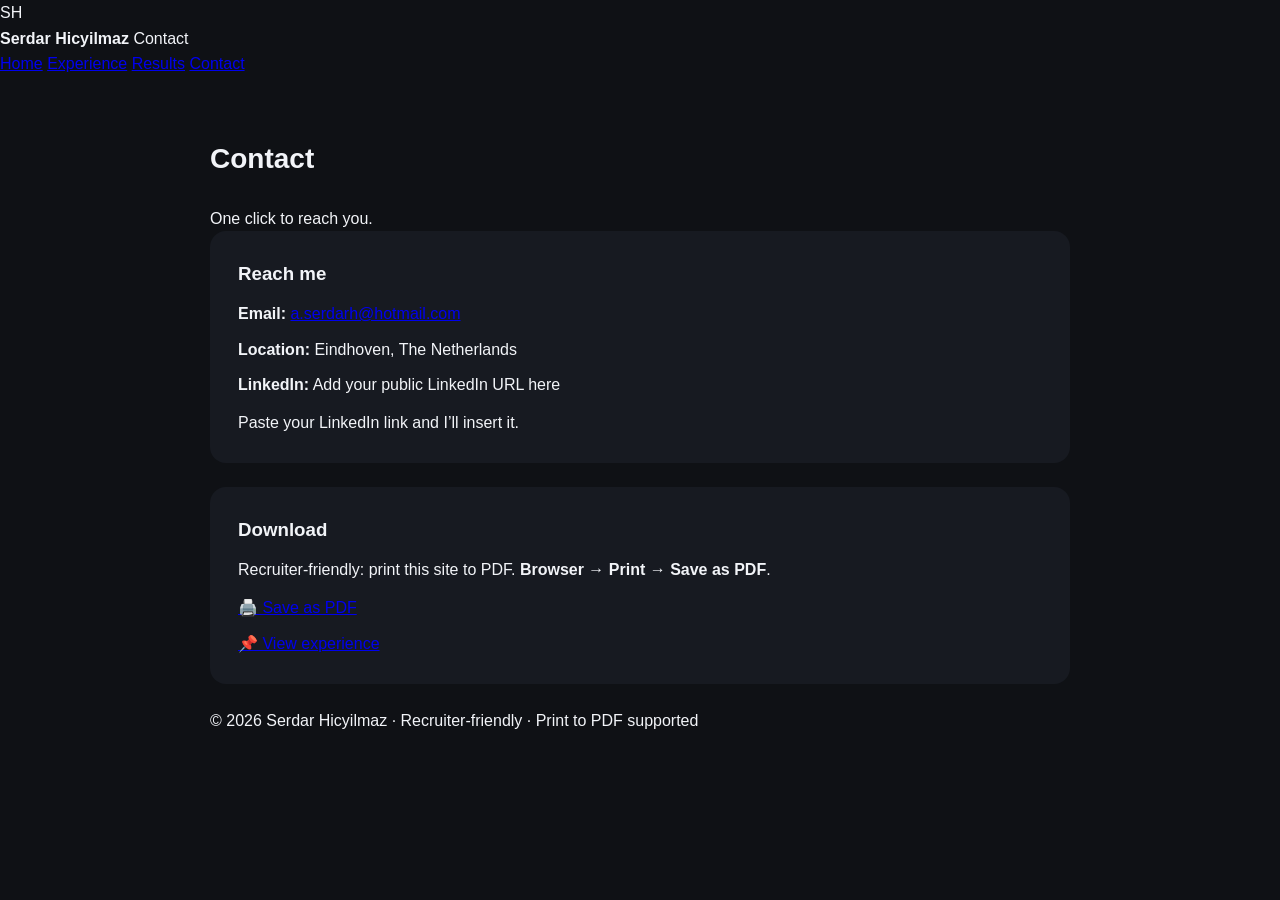
<file: contact.html>
<!doctype html>
<html lang="en">
<head>
  <meta charset="utf-8" />
  <meta name="viewport" content="width=device-width, initial-scale=1" />
  <title>Contact | Serdar Hicyilmaz</title>
  <meta name="description" content="Serdar Hicyilmaz — Account Executive (UK Market). SaaS sales across e-commerce shipping automation." />
  <link rel="preconnect" href="https://fonts.googleapis.com">
  <link rel="preconnect" href="https://fonts.gstatic.com" crossorigin>
  <link href="https://fonts.googleapis.com/css2?family=Inter:wght@400;500;600;700;800&display=swap" rel="stylesheet">
  <link rel="stylesheet" href="assets/styles.css" />
</head>
<body>
  <div class="nav">
    <div class="nav-inner">
      <div class="brand">
        <div class="mark">SH</div>
        <div class="name">
          <b>Serdar Hicyilmaz</b>
          <span>Contact</span>
        </div>
      </div>
      <div class="navlinks">
        <a data-transition="true" href="index.html">Home</a>
        <a data-transition="true" href="experience.html">Experience</a>
        <a data-transition="true" href="results.html">Results</a>
        <a data-transition="true" href="contact.html">Contact</a>
      </div>
    </div>
  </div>
  <main class="wrap page">
    
<div class="section-title">
  <h2>Contact</h2>
  <p>One click to reach you.</p>
</div>

<div class="grid">
  <div class="card">
    <h3>Reach me</h3>
    <p style="margin:0 0 10px"><b>Email:</b> <a href="mailto:a.serdarh@hotmail.com">a.serdarh@hotmail.com</a></p>
    <p style="margin:0 0 10px"><b>Location:</b> Eindhoven, The Netherlands</p>
    <p style="margin:0 0 10px"><b>LinkedIn:</b> <span class="muted">Add your public LinkedIn URL here</span></p>
    <p class="muted" style="margin:12px 0 0">Paste your LinkedIn link and I’ll insert it.</p>
  </div>

  <div class="card">
    <h3>Download</h3>
    <p class="muted" style="margin:0 0 12px">
      Recruiter-friendly: print this site to PDF. <b>Browser → Print → Save as PDF</b>.
    </p>
    <a class="btn primary" href="javascript:window.print()">🖨️ Save as PDF</a>
    <div style="height:10px"></div>
    <a class="btn" href="experience.html" data-transition="true">📌 View experience</a>
  </div>
</div>

    <footer>© <span id="y"></span> Serdar Hicyilmaz · Recruiter-friendly · Print to PDF supported</footer>
  </main>
  <script>document.getElementById("y").textContent = new Date().getFullYear();</script>
  <script src="assets/app.js"></script>
</body>
</html>
</file>
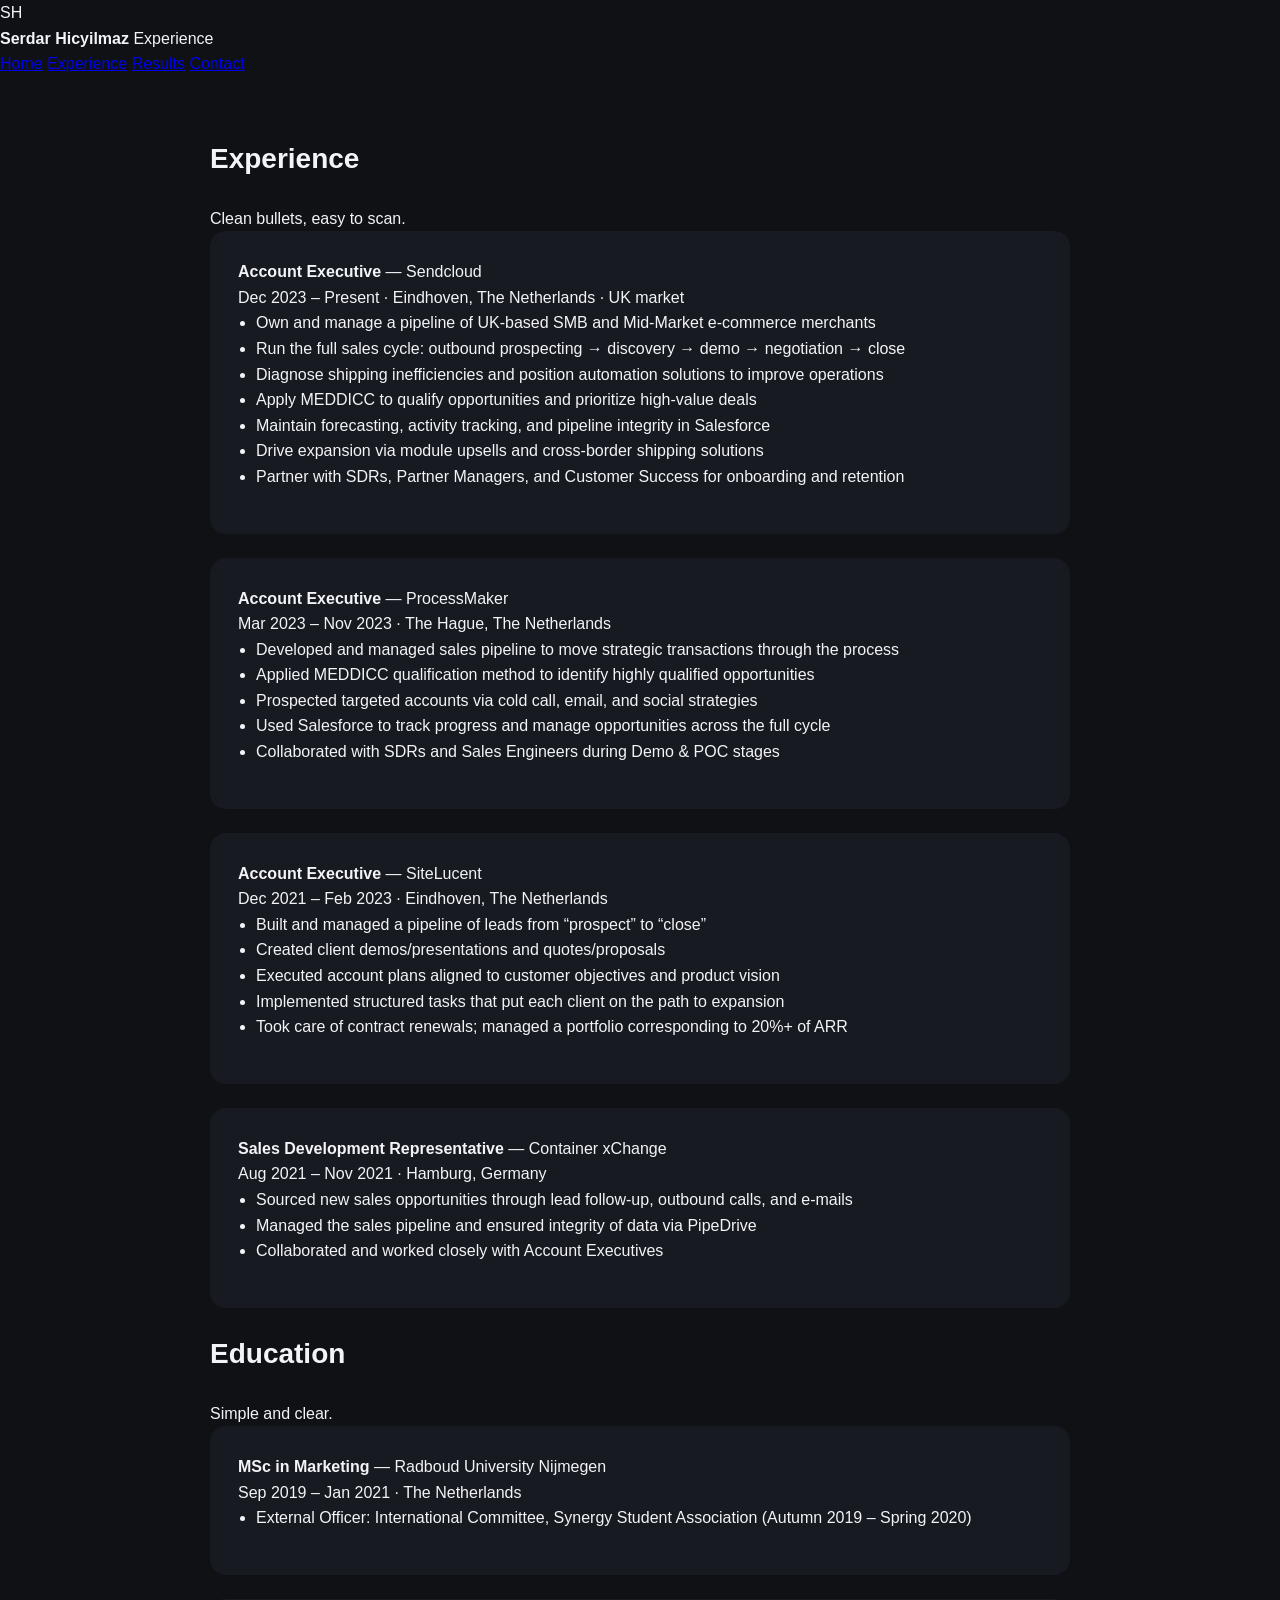
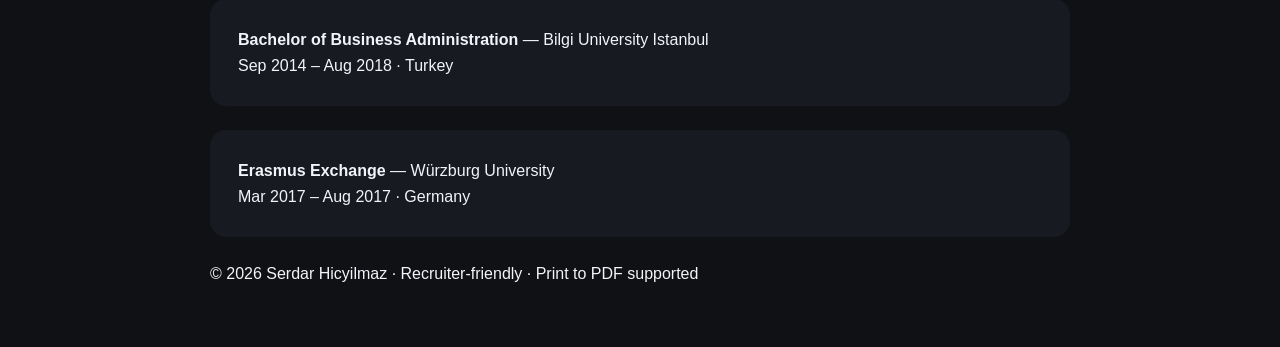
<file: experience.html>
<!doctype html>
<html lang="en">
<head>
  <meta charset="utf-8" />
  <meta name="viewport" content="width=device-width, initial-scale=1" />
  <title>Experience | Serdar Hicyilmaz</title>
  <meta name="description" content="Serdar Hicyilmaz — Account Executive (UK Market). SaaS sales across e-commerce shipping automation." />
  <link rel="preconnect" href="https://fonts.googleapis.com">
  <link rel="preconnect" href="https://fonts.gstatic.com" crossorigin>
  <link href="https://fonts.googleapis.com/css2?family=Inter:wght@400;500;600;700;800&display=swap" rel="stylesheet">
  <link rel="stylesheet" href="assets/styles.css" />
</head>
<body>
  <div class="nav">
    <div class="nav-inner">
      <div class="brand">
        <div class="mark">SH</div>
        <div class="name">
          <b>Serdar Hicyilmaz</b>
          <span>Experience</span>
        </div>
      </div>
      <div class="navlinks">
        <a data-transition="true" href="index.html">Home</a>
        <a data-transition="true" href="experience.html">Experience</a>
        <a data-transition="true" href="results.html">Results</a>
        <a data-transition="true" href="contact.html">Contact</a>
      </div>
    </div>
  </div>
  <main class="wrap page">
    
<div class="section-title">
  <h2>Experience</h2>
  <p>Clean bullets, easy to scan.</p>
</div>

<div class="xp">
  <div class="card">
    <div class="role">
      <div><b>Account Executive</b> <span class="muted">—</span> <span class="co">Sendcloud</span></div>
      <div class="meta">Dec 2023 – Present · Eindhoven, The Netherlands · UK market</div>
    </div>
    <ul class="list">
      <li>Own and manage a pipeline of UK-based SMB and Mid-Market e-commerce merchants</li>
      <li>Run the full sales cycle: outbound prospecting → discovery → demo → negotiation → close</li>
      <li>Diagnose shipping inefficiencies and position automation solutions to improve operations</li>
      <li>Apply MEDDICC to qualify opportunities and prioritize high-value deals</li>
      <li>Maintain forecasting, activity tracking, and pipeline integrity in Salesforce</li>
      <li>Drive expansion via module upsells and cross-border shipping solutions</li>
      <li>Partner with SDRs, Partner Managers, and Customer Success for onboarding and retention</li>
    </ul>
  </div>

  <div class="card">
    <div class="role">
      <div><b>Account Executive</b> <span class="muted">—</span> <span class="co">ProcessMaker</span></div>
      <div class="meta">Mar 2023 – Nov 2023 · The Hague, The Netherlands</div>
    </div>
    <ul class="list">
      <li>Developed and managed sales pipeline to move strategic transactions through the process</li>
      <li>Applied MEDDICC qualification method to identify highly qualified opportunities</li>
      <li>Prospected targeted accounts via cold call, email, and social strategies</li>
      <li>Used Salesforce to track progress and manage opportunities across the full cycle</li>
      <li>Collaborated with SDRs and Sales Engineers during Demo & POC stages</li>
    </ul>
  </div>

  <div class="card">
    <div class="role">
      <div><b>Account Executive</b> <span class="muted">—</span> <span class="co">SiteLucent</span></div>
      <div class="meta">Dec 2021 – Feb 2023 · Eindhoven, The Netherlands</div>
    </div>
    <ul class="list">
      <li>Built and managed a pipeline of leads from “prospect” to “close”</li>
      <li>Created client demos/presentations and quotes/proposals</li>
      <li>Executed account plans aligned to customer objectives and product vision</li>
      <li>Implemented structured tasks that put each client on the path to expansion</li>
      <li>Took care of contract renewals; managed a portfolio corresponding to 20%+ of ARR</li>
    </ul>
  </div>

  <div class="card">
    <div class="role">
      <div><b>Sales Development Representative</b> <span class="muted">—</span> <span class="co">Container xChange</span></div>
      <div class="meta">Aug 2021 – Nov 2021 · Hamburg, Germany</div>
    </div>
    <ul class="list">
      <li>Sourced new sales opportunities through lead follow-up, outbound calls, and e-mails</li>
      <li>Managed the sales pipeline and ensured integrity of data via PipeDrive</li>
      <li>Collaborated and worked closely with Account Executives</li>
    </ul>
  </div>
</div>

<div class="section-title">
  <h2>Education</h2>
  <p>Simple and clear.</p>
</div>

<div class="xp">
  <div class="card">
    <div class="role">
      <div><b>MSc in Marketing</b> <span class="muted">—</span> <span class="co">Radboud University Nijmegen</span></div>
      <div class="meta">Sep 2019 – Jan 2021 · The Netherlands</div>
    </div>
    <ul class="list">
      <li>External Officer: International Committee, Synergy Student Association (Autumn 2019 – Spring 2020)</li>
    </ul>
  </div>

  <div class="card">
    <div class="role">
      <div><b>Bachelor of Business Administration</b> <span class="muted">—</span> <span class="co">Bilgi University Istanbul</span></div>
      <div class="meta">Sep 2014 – Aug 2018 · Turkey</div>
    </div>
  </div>

  <div class="card">
    <div class="role">
      <div><b>Erasmus Exchange</b> <span class="muted">—</span> <span class="co">Würzburg University</span></div>
      <div class="meta">Mar 2017 – Aug 2017 · Germany</div>
    </div>
  </div>
</div>

    <footer>© <span id="y"></span> Serdar Hicyilmaz · Recruiter-friendly · Print to PDF supported</footer>
  </main>
  <script>document.getElementById("y").textContent = new Date().getFullYear();</script>
  <script src="assets/app.js"></script>
</body>
</html>
</file>
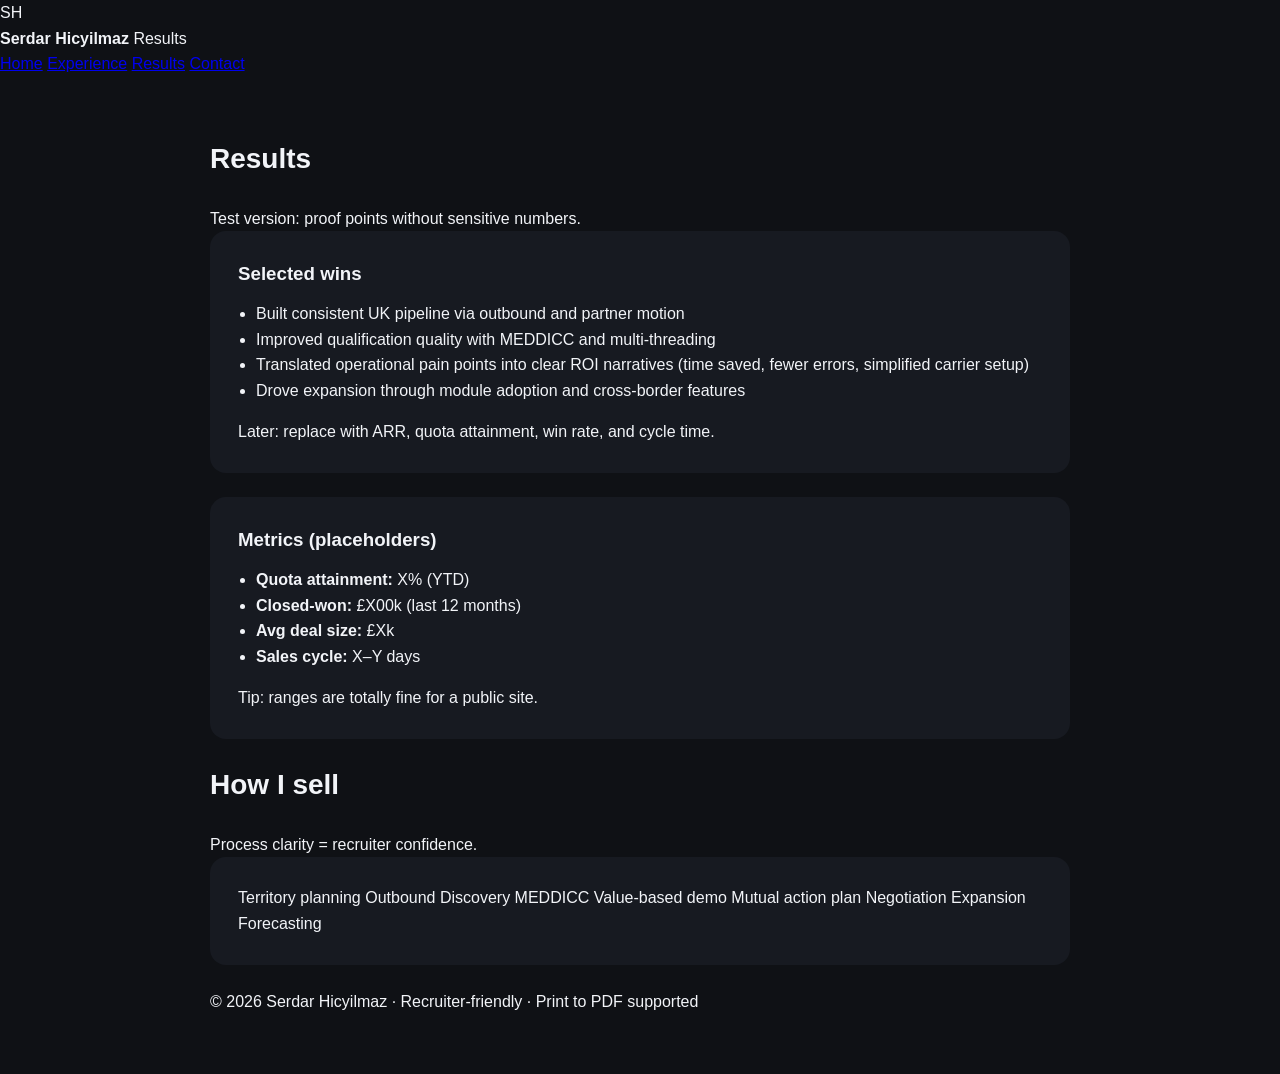
<file: results.html>
<!doctype html>
<html lang="en">
<head>
  <meta charset="utf-8" />
  <meta name="viewport" content="width=device-width, initial-scale=1" />
  <title>Results | Serdar Hicyilmaz</title>
  <meta name="description" content="Serdar Hicyilmaz — Account Executive (UK Market). SaaS sales across e-commerce shipping automation." />
  <link rel="preconnect" href="https://fonts.googleapis.com">
  <link rel="preconnect" href="https://fonts.gstatic.com" crossorigin>
  <link href="https://fonts.googleapis.com/css2?family=Inter:wght@400;500;600;700;800&display=swap" rel="stylesheet">
  <link rel="stylesheet" href="assets/styles.css" />
</head>
<body>
  <div class="nav">
    <div class="nav-inner">
      <div class="brand">
        <div class="mark">SH</div>
        <div class="name">
          <b>Serdar Hicyilmaz</b>
          <span>Results</span>
        </div>
      </div>
      <div class="navlinks">
        <a data-transition="true" href="index.html">Home</a>
        <a data-transition="true" href="experience.html">Experience</a>
        <a data-transition="true" href="results.html">Results</a>
        <a data-transition="true" href="contact.html">Contact</a>
      </div>
    </div>
  </div>
  <main class="wrap page">
    
<div class="section-title">
  <h2>Results</h2>
  <p>Test version: proof points without sensitive numbers.</p>
</div>

<div class="grid">
  <div class="card">
    <h3>Selected wins</h3>
    <ul class="list">
      <li>Built consistent UK pipeline via outbound and partner motion</li>
      <li>Improved qualification quality with MEDDICC and multi-threading</li>
      <li>Translated operational pain points into clear ROI narratives (time saved, fewer errors, simplified carrier setup)</li>
      <li>Drove expansion through module adoption and cross-border features</li>
    </ul>
    <p class="muted" style="margin:12px 0 0">
      Later: replace with ARR, quota attainment, win rate, and cycle time.
    </p>
  </div>

  <div class="card">
    <h3>Metrics (placeholders)</h3>
    <ul class="list">
      <li><b>Quota attainment:</b> X% (YTD)</li>
      <li><b>Closed-won:</b> £X00k (last 12 months)</li>
      <li><b>Avg deal size:</b> £Xk</li>
      <li><b>Sales cycle:</b> X–Y days</li>
    </ul>
    <p class="muted" style="margin:12px 0 0">Tip: ranges are totally fine for a public site.</p>
  </div>
</div>

<div class="section-title">
  <h2>How I sell</h2>
  <p>Process clarity = recruiter confidence.</p>
</div>

<div class="card">
  <div class="chips">
    <span class="chip">Territory planning</span>
    <span class="chip">Outbound</span>
    <span class="chip">Discovery</span>
    <span class="chip">MEDDICC</span>
    <span class="chip">Value-based demo</span>
    <span class="chip">Mutual action plan</span>
    <span class="chip">Negotiation</span>
    <span class="chip">Expansion</span>
    <span class="chip">Forecasting</span>
  </div>
</div>

    <footer>© <span id="y"></span> Serdar Hicyilmaz · Recruiter-friendly · Print to PDF supported</footer>
  </main>
  <script>document.getElementById("y").textContent = new Date().getFullYear();</script>
  <script src="assets/app.js"></script>
</body>
</html>
</file>
<file: assets/styles.v6.css>
@import url('https://fonts.googleapis.com/css2?family=Playfair+Display:wght@500;600;700&family=Inter:wght@400;500;600;700;800&display=swap');

:root{
  --bg:#0b0f1e;
  --fg:#f5f7ff;
  --muted:rgba(245,247,255,.66);
  --muted2:rgba(245,247,255,.52);
  --max:1120px;
  --r:22px;
  --r2:30px;
  --stroke: rgba(255,255,255,.12);
  --card: rgba(255,255,255,.06);
  --card2: rgba(255,255,255,.08);
  --shadow: 0 34px 120px rgba(0,0,0,.55);
  --shadow2: 0 18px 60px rgba(0,0,0,.28);
  --accentA: rgba(124,58,237,.55);
  --accentB: rgba(6,182,212,.45);
  --accentC: rgba(34,197,94,.38);
  --accentD: rgba(249,115,22,.36);
}

*{box-sizing:border-box}
html,body{height:100%}
body{
  margin:0;
  background: var(--bg);
  color: var(--fg);
  font-family:'Inter',system-ui,-apple-system,BlinkMacSystemFont,"SF Pro Text","Segoe UI",Roboto,Helvetica,Arial,sans-serif;
  overflow-x:hidden;
}

a{color:inherit}
a.link{color: rgba(199,210,254,.95); text-decoration:none; border-bottom:1px solid rgba(199,210,254,.35)}
a.link:hover{border-bottom-color: rgba(199,210,254,.75)}

/* Background ambience */
.bg{
  position:fixed; inset:-160px;
  z-index:-2;
  filter: blur(50px) saturate(1.15);
  transform: translateZ(0);
  opacity:.95;
}
.blob{
  position:absolute;
  width: 760px; height: 760px;
  border-radius:999px;
  animation: float 16s ease-in-out infinite;
}
.b1{left:-16%; top:-12%; background: radial-gradient(circle at 30% 30%, var(--accentA), rgba(124,58,237,.05));}
.b2{left:58%; top:-10%; background: radial-gradient(circle at 40% 35%, var(--accentB), rgba(6,182,212,.05)); animation-duration: 18s;}
.b3{left:6%; top:62%; background: radial-gradient(circle at 45% 40%, var(--accentC), rgba(34,197,94,.05)); animation-duration: 20s;}
.b4{left:68%; top:66%; background: radial-gradient(circle at 45% 40%, var(--accentD), rgba(249,115,22,.05)); animation-duration: 22s;}
@keyframes float{0%,100%{transform:translate(0,0)}50%{transform:translate(55px,38px)}}

/* Subtle noise */
.noise{
  position:fixed; inset:0;
  pointer-events:none;
  opacity:.10;
  background-image:url("data:image/svg+xml,%3Csvg xmlns='http://www.w3.org/2000/svg' width='140' height='140'%3E%3Cfilter id='n'%3E%3CfeTurbulence type='fractalNoise' baseFrequency='.9' numOctaves='3' stitchTiles='stitch'/%3E%3C/filter%3E%3Crect width='140' height='140' filter='url(%23n)' opacity='.35'/%3E%3C/svg%3E");
  mix-blend-mode: overlay;
  z-index:-1;
}

/* Top nav */
.topbar{
  position:fixed; top:0; left:0; right:0;
  z-index:50;
  backdrop-filter: blur(16px);
  background: linear-gradient(180deg, rgba(12,14,30,.70), rgba(12,14,30,.22));
  border-bottom: 1px solid rgba(255,255,255,.10);
}
.topbar .inner{
  max-width: var(--max);
  margin: 0 auto;
  padding: 12px 18px;
  display:flex;
  align-items:center;
  justify-content:space-between;
  gap: 12px;
}
.brand{
  display:flex; align-items:center; gap:12px;
  min-width: 240px;
}
.badge{
  width:38px; height:38px;
  border-radius: 14px;
  display:grid; place-items:center;
  font-weight: 950;
  letter-spacing: -.5px;
  color: rgba(255,255,255,.92);
  background: conic-gradient(from 180deg, rgba(124,58,237,.92), rgba(6,182,212,.86), rgba(34,197,94,.82), rgba(249,115,22,.80), rgba(124,58,237,.92));
  box-shadow: 0 14px 40px rgba(124,58,237,.20);
}
.brand b{font-size:14px}
.brand span{display:block; font-size:12px; color:var(--muted); font-weight:700; margin-top:1px}

.nav{
  display:flex; gap:8px; flex-wrap:wrap;
  justify-content:flex-end;
}
.nav a{
  font-size: 12px;
  font-weight: 900;
  color: var(--muted);
  padding: 9px 10px;
  border-radius: 999px;
  border: 1px solid transparent;
  text-decoration:none;
  transition: transform .15s ease, background .15s ease, border-color .15s ease, color .15s ease;
}
.nav a:hover{transform: translateY(-1px); background: rgba(255,255,255,.08); border-color: rgba(255,255,255,.12); color: var(--fg)}
.nav a.active{background: rgba(255,255,255,.12); border-color: rgba(199,210,254,.26); color: var(--fg)}

/* Layout */
main{padding-top: 70px;}
.section{
  min-height: auto;
  display:flex;
  align-items:center;
  padding: 44px 0;
}
.wrap{
  max-width: var(--max);
  margin: 0 auto;
  width: 100%;
  padding: 0 18px;
}

/* Typography */
.h1,.h2{
  font-family:'Playfair Display',serif;
  letter-spacing:-.9px;
}
.h1{
  font-size: clamp(34px, 4.2vw, 64px);
  line-height: 1.00;
  margin:0;
}
.h2{
  font-size: clamp(26px, 3.2vw, 46px);
  margin:0 0 10px;
  letter-spacing:-.6px;
}
.lead{
  margin: 10px 0 0;
  font-size: 16px;
  color: var(--muted);
  max-width: 74ch;
}
.sublead{
  margin: 10px 0 0;
  font-size: 15px;
  color: var(--muted2);
  max-width: 76ch;
}

/* Hero */
.hero-grid{
  display:grid;
  grid-template-columns: 1.15fr .85fr;
  gap: 22px;
  align-items:center;
}
@media (max-width: 980px){
  .hero-grid{grid-template-columns:1fr}
}
.kicker{
  margin-top: 14px;
  display:flex; gap:10px; flex-wrap:wrap;
}
.k{
  padding: 7px 10px;
  border-radius: 999px;
  border: 1px solid var(--stroke);
  background: rgba(255,255,255,.06);
  font-weight: 900;
  font-size: 12px;
  color: rgba(255,255,255,.90);
}
.cta{
  margin-top: 14px;
  display:flex; gap:10px; flex-wrap:wrap;
}
.btn{
  display:inline-flex; align-items:center; gap:10px;
  padding: 12px 14px;
  border-radius: 999px;
  border: 1px solid var(--stroke);
  background: rgba(255,255,255,.08);
  font-weight: 950;
  color: var(--fg);
  text-decoration:none;
  box-shadow: var(--shadow2);
  transition: transform .15s ease, background .15s ease, border-color .15s ease;
}
.btn:hover{transform: translateY(-1px); background: rgba(255,255,255,.12); border-color: rgba(199,210,254,.24)}
.btn.primary{
  background: linear-gradient(135deg, rgba(124,58,237,.42), rgba(6,182,212,.24));
  border-color: rgba(199,210,254,.26);
}

.photoStage{
  width: min(430px, 100%);
  margin-left:auto;
}
.photoCard{
  border-radius: var(--r2);
  border: 1px solid rgba(255,255,255,.14);
  background: rgba(255,255,255,.08);
  box-shadow: var(--shadow);
  padding: 14px;
  transform-style: preserve-3d;
}
.ring{
  border-radius: calc(var(--r2) - 6px);
  padding: 3px;
  background: conic-gradient(from 180deg, rgba(124,58,237,.95), rgba(6,182,212,.90), rgba(34,197,94,.86), rgba(249,115,22,.84), rgba(124,58,237,.95));
}
.innerImg{
  border-radius: calc(var(--r2) - 10px);
  overflow:hidden;
  position:relative;
  background: rgba(255,255,255,.04);
}
.innerImg img{width:100%; height:auto; display:block; transform: translateZ(18px);}
.glow{
  position:absolute; inset:-60px;
  background: radial-gradient(circle at 50% 35%, rgba(255,255,255,.22), transparent 55%);
  opacity:.45;
  pointer-events:none;
}

.linkedin-cta{
  display:inline-block;
  margin-top:14px;
  font-weight:700;
  font-size:13px;
  letter-spacing:.25px;
  text-decoration:none;
  color: rgba(245,247,255,.86);
  border-bottom:1px solid rgba(245,247,255,.30);
  transition: transform .25s ease, border-color .25s ease, color .25s ease;
}
.linkedin-cta:hover{
  transform: translateY(-2px);
  color: rgba(255,255,255,.98);
  border-bottom-color: rgba(124,58,237,.70);
}

/* Glass cards */
.glass{
  background: var(--card);
  border: 1px solid var(--stroke);
  border-radius: var(--r);
  padding: 20px 18px;
  backdrop-filter: blur(14px);
  box-shadow: var(--shadow2);
}
.grid2{
  display:grid;
  grid-template-columns: 1fr 1fr;
  gap: 16px;
}
@media (max-width: 980px){
  .grid2{grid-template-columns:1fr}
}

/* Experience */
.role{
  display:flex; align-items:flex-start; justify-content:space-between;
  gap: 14px; flex-wrap:wrap;
}
.role h3{
  margin:0;
  font-size: 15px;
  letter-spacing: -.2px;
}
.role .meta{
  margin-top:6px;
  color: var(--muted);
  font-size: 13px;
  font-weight:650;
}
.company{
  font-weight: 950;
  letter-spacing: -.2px;
}
.promo{
  font-weight: 850;
}
.bullets{
  margin: 10px 0 0;
  padding-left: 18px;
}
.bullets li{
  margin: 6px 0;
  color: rgba(245,247,255,.90);
}
.small{
  font-size: 13px;
  color: var(--muted);
}

/* Metrics bubbles */
.metrics-row{
  display:flex;
  gap: 12px;
  flex-wrap:wrap;
  margin-top: 14px;
}
.metric-bubble{
  backdrop-filter: blur(14px);
  background: rgba(255,255,255,.06);
  border: 1px solid rgba(255,255,255,.12);
  border-radius: 18px;
  padding: 13px 14px;
  min-width: 150px;
  box-shadow: 0 20px 50px rgba(0,0,0,.22);
  transition: transform .25s ease, border-color .25s ease;
}
.metric-bubble:hover{
  transform: translateY(-3px);
  border-color: rgba(124,58,237,.38);
}
.metric-value{
  display:block;
  font-size: 26px;
  font-weight: 700;
  font-family:'Playfair Display', serif;
  letter-spacing: -.2px;
}
.metric-label{
  display:block;
  margin-top: 4px;
  font-size: 12px;
  color: rgba(245,247,255,.64);
  font-weight: 650;
}

/* Wins */
.wins{
  display:grid;
  gap: 12px;
}
.win{
  padding: 13px 14px;
  border-radius: 18px;
  border: 1px solid rgba(255,255,255,.12);
  background: rgba(255,255,255,.06);
  backdrop-filter: blur(14px);
  box-shadow: var(--shadow2);
}
.win b{
  font-family:'Playfair Display',serif;
  font-size: 18px;
  letter-spacing: -.3px;
}
.win p{margin: 8px 0 0; color: rgba(245,247,255,.78); font-size: 13px; font-weight:650}

/* Skills */
.skillGrid{
  display:grid;
  grid-template-columns: 1fr 1fr;
  gap: 16px;
}
@media (max-width: 980px){ .skillGrid{grid-template-columns:1fr} }
.chips{display:flex; flex-wrap:wrap; gap:10px; margin-top:10px}
.chip{
  padding: 8px 10px;
  border-radius: 999px;
  border: 1px solid rgba(255,255,255,.12);
  background: rgba(255,255,255,.06);
  font-weight: 850;
  font-size: 12px;
  color: rgba(245,247,255,.90);
}

/* Contact */
.contactGrid{
  display:grid;
  grid-template-columns: 1.2fr .8fr;
  gap: 16px;
}
@media (max-width: 980px){ .contactGrid{grid-template-columns:1fr} }

/* Reveal */
.reveal{opacity:0; transform: translateY(10px); transition: opacity .8s ease, transform .8s ease}
.reveal.visible{opacity:1; transform:none}

/* Footer */


/* --- Dynamic "living" borders (subtle, premium) --- */
.glass, .metric-bubble, .win, .photoCard{
  position: relative;
  overflow: hidden;
}

.glass::before, .metric-bubble::before, .win::before, .photoCard::before{
  content:"";
  position:absolute;
  inset:-2px;
  border-radius: inherit;
  background: conic-gradient(
    from 180deg,
    rgba(124,58,237,.0),
    rgba(124,58,237,.55),
    rgba(6,182,212,.45),
    rgba(34,197,94,.38),
    rgba(249,115,22,.36),
    rgba(124,58,237,.55),
    rgba(124,58,237,.0)
  );
  opacity:.22;
  filter: blur(10px);
  transform: translateZ(0);
  animation: spinGlow 12s linear infinite;
  pointer-events:none;
}

.glass::after, .metric-bubble::after, .win::after, .photoCard::after{
  content:"";
  position:absolute;
  inset:0;
  border-radius: inherit;
  background: rgba(255,255,255,.02);
  pointer-events:none;
}

@keyframes spinGlow{
  0%{transform: rotate(0deg)}
  100%{transform: rotate(360deg)}
}

.glass:hover::before, .metric-bubble:hover::before, .win:hover::before, .photoCard:hover::before{
  opacity:.32;
}

.glass, .win, .metric-bubble{
  transition: transform .22s ease, border-color .22s ease, background .22s ease;
}

.glass:hover, .win:hover{
  transform: translateY(-2px);
}

.metric-bubble:hover{
  transform: translateY(-3px);
}

/* Featured metric: equal emphasis */
.metric-bubble.featured{
  background: linear-gradient(135deg, rgba(124,58,237,.14), rgba(6,182,212,.10));
  border-color: rgba(199,210,254,.28);
}

.metric-bubble.featured .metric-value{
  font-size: 30px;
}

/* Slightly tighter sections */
.section + .section{
  border-top: 1px solid rgba(255,255,255,.06);
}

/* Skills chips tighter */
.chips{gap:8px; margin-top:8px}
.chip{padding:7px 10px}

/* Reduce excessive inline spacing in cards */
.bullets{margin-top:10px}
.metrics-row{margin-top:12px}


footer{
  text-align:center;
  padding: 34px 18px 54px;
  font-size: 13px;
  color: rgba(245,247,255,.55);
}
@media print{
  .topbar,.bg,.noise,.cta{display:none !important}
  body{background:#fff; color:#111}
  .glass,.win,.metric-bubble{box-shadow:none; background:#fff; border-color:#ddd}
  a{color:#111}
}
.companyHead{display:flex;align-items:flex-start;justify-content:space-between;gap:14px;flex-wrap:wrap;margin-bottom:6px}
.companyLeft{display:flex;align-items:center;gap:12px}
.companyLogo{width:44px;height:44px;border-radius:14px;border:1px solid rgba(255,255,255,.12);background:rgba(255,255,255,.06);display:grid;place-items:center;overflow:hidden;transition:transform .2s ease, box-shadow .2s ease}
.companyLogo:hover{transform:translateY(-2px);box-shadow:0 10px 30px rgba(0,0,0,.35)}
.companyLogo img{width:100%;height:100%;object-fit:cover}
.companyName a{text-decoration:none;color:rgba(245,247,255,.95);border-bottom:1px solid rgba(245,247,255,.15);transition:.2s}
.companyName a:hover{border-bottom-color:rgba(124,58,237,.6)}
.ext{opacity:.6;font-weight:900;margin-left:4px}


/* Force Experience cards to stack vertically (fix) */
#experience .wrap{
  display:flex !important;
  flex-direction:column !important;
  align-items:stretch !important;
}
#experience .wrap > .h2{
  width:100%;
}
#experience .wrap > .glass{
  width:100% !important;
}
#experience .grid2{
  grid-template-columns: 1fr !important;
}


/* Hard stop: never show Experience in columns */
#experience .wrap{
  column-count: 1 !important;
  columns: auto 1 !important;
}
#experience .wrap > *{
  break-inside: avoid !important;
}


/* Significant grow effect on hover */
#experience .glass{
  transition: transform 0.35s ease, box-shadow 0.35s ease, z-index 0.2s ease;
  position: relative;
}

/* Prevent layout breaking when scaling */
#experience .wrap{
  overflow: visible !important;
}

/* Contact full width after removing download */
#contact .wrap{
  display: flex;
  flex-direction: column;
}
#contact .glass{
  width: 100%;
}

/* Accordion behavior */
#experience .glass{
  cursor: pointer;
  transition: all 0.35s ease;
  overflow: hidden;
}

#experience .exp-body{
  max-height: 0;
  overflow: hidden;
  transition: max-height 0.5s ease;
}

#experience .glass.open .exp-body{
  max-height: 2000px;
}

#experience .glass.open{
  transform: scale(1.03);
  box-shadow: 0 30px 80px rgba(0,0,0,0.5);
}


}


/* === Mobile structure pass === */
@media (max-width: 720px){
  .wrap{width: min(1040px, 92vw);}
  .section{padding: 44px 0;}
  .h1{font-size: 46px; line-height: 1.02;}
  .lead{font-size: 16px;}
  .topbar{padding: 14px 0;}
  .nav{gap: 10px; flex-wrap: wrap; justify-content: flex-start;}
  .nav a{padding: 10px 12px; font-size: 13px;}
  .brand{gap: 10px;}
  .brand .title{font-size: 14px;}
  .brand .sub{font-size: 12px;}

  .hero{padding-top: 22px;}
  .hero-grid{grid-template-columns: 1fr; gap: 18px;}
  .photoStage{width: 100%; margin-left: 0;}
  .photoCard{padding: 14px;}
  .photoFrame{border-radius: 18px;}
  .photoFrame img{border-radius: 14px;}

  /* Cards stack + breathe */
  .grid2{grid-template-columns: 1fr; gap: 16px;}
  .glass{padding: 18px; border-radius: 18px;}
  .metrics-row{flex-wrap: wrap; gap: 10px;}
  .metric-bubble{min-width: 140px; flex: 1 1 140px;}

  /* Experience: always full width, readable */
  #experience .glass{padding: 20px;}
  #experience .glass:hover{transform: none; box-shadow: var(--shadow2);}

  /* Wins list */
  .wins{grid-template-columns: 1fr; gap: 12px;}
  .win{padding: 16px; border-radius: 18px;}
}

@media (max-width: 420px){
  .h1{font-size: 40px;}
  .nav a{width: 100%; text-align: left;}
  .btn{width: 100%; justify-content: center;}
}


/* === Experience (rebuild): isolated, vertical accordion === */
.exp-acc{display:flex; flex-direction:column; gap:14px; margin-top:16px}
.exp-item{padding:0}
.exp-head{
  width:100%;
  border:0;
  background:transparent;
  color:inherit;
  cursor:pointer;
  display:flex;
  align-items:flex-start;
  justify-content:space-between;
  gap:14px;
  padding:18px 18px;
}
.exp-left{display:flex; gap:14px; align-items:flex-start}
.exp-logo{
  width:44px; height:44px;
  border-radius:14px;
  border:1px solid rgba(255,255,255,.14);
  background: rgba(255,255,255,.06);
  object-fit:contain;
  padding:8px;
  flex:0 0 auto;
}
.exp-title .company{font-weight:950; letter-spacing:-.25px}
.exp-title .meta{margin-top:3px}
.tag-row{display:flex; flex-wrap:wrap; gap:8px; margin-top:10px}
.tag{
  display:inline-flex;
  align-items:center;
  padding:7px 10px;
  border-radius:999px;
  border:1px solid rgba(255,255,255,.14);
  background: rgba(255,255,255,.08);
  font-size:12px;
  font-weight:950;
  width:fit-content;
}
.exp-icon{
  font-weight:950;
  opacity:.9;
  padding:6px 10px;
  border-radius:12px;
  border:1px solid rgba(255,255,255,.14);
  background: rgba(255,255,255,.06);
  line-height:1;
  margin-top:2px;
}
.exp-panel{
  max-height:0;
  overflow:hidden;
  transition:max-height .38s ease;
  border-top:1px solid rgba(255,255,255,.10);
}
.exp-inner{padding:14px 18px 18px}
.bul{margin:0; padding-left:18px; display:flex; flex-direction:column; gap:8px}
#experience .sub{margin-top:12px}

/* Mobile */
@media (max-width: 720px){
  .exp-head{padding:16px}
  .exp-inner{padding:12px 16px 16px}
  .exp-logo{width:40px;height:40px;border-radius:14px;padding:7px}
}

/* === Experience polish: clearer logos + links === */
.logo-link{display:inline-flex; align-items:center; justify-content:center; text-decoration:none}
.exp-logo{
  width:56px; height:56px;
  border-radius:16px;
  border:1px solid rgba(255,255,255,.16);
  background: rgba(255,255,255,.10);
  object-fit:contain;
  padding:6px; /* clearer logo (less padding than before) */
  box-shadow: 0 12px 30px rgba(0,0,0,.35);
}
.company-link{
  text-decoration:none;
  color: rgba(244,247,255,.96);
}
.company-link:hover{opacity:.92}
.ext{font-size:12px; opacity:.75; margin-left:6px}
.role-split{
  font-weight:950;
  letter-spacing:-.15px;
  margin-bottom:8px;
  color: rgba(244,247,255,.92);
}
/* Keep accordion panels visible only when open */
.exp-panel{max-height:0; overflow:hidden; transition:max-height .38s ease; border-top:1px solid rgba(255,255,255,.10)}
/* Slightly tighter bullets */
.bul{gap:7px}
@media (max-width: 720px){
  .exp-logo{width:48px; height:48px; border-radius:16px; padding:5px}
}

/* === Logo size + timeline header polish (v3) === */
.exp-logo{
  width:34px !important;
  height:34px !important;
  border-radius:12px !important;
  padding:5px !important;
  box-shadow: 0 10px 24px rgba(0,0,0,.30) !important;
}
.timeline{
  margin-top:8px;
  padding:10px 12px;
  border-radius:14px;
  border:1px solid rgba(255,255,255,.12);
  background: rgba(255,255,255,.06);
  width: fit-content;
  max-width: 100%;
}
.timeline-title{
  font-size:11px;
  letter-spacing:.08em;
  text-transform:uppercase;
  color: rgba(244,247,255,.70);
  font-weight:900;
  margin-bottom:6px;
}
.timeline-line{
  font-size:13px;
  font-weight:850;
  color: rgba(244,247,255,.88);
  margin-top:2px;
}
@media (max-width: 720px){
  .exp-logo{
    width:30px !important;
    height:30px !important;
    border-radius:12px !important;
    padding:4px !important;
  }
  .timeline{padding:9px 10px}
  .timeline-line{font-size:12.5px}
}


/* === Experience visual enhancement v4 === */

/* Slightly bigger logos */
.exp-logo{
  width:42px !important;
  height:42px !important;
  border-radius:14px !important;
  padding:6px !important;
}

/* Make company names bigger & cooler */
.company-link{
  font-size:20px !important;
  font-weight:950 !important;
  letter-spacing:-0.4px !important;
  background: linear-gradient(90deg, #ffffff, #cfd8ff);
  -webkit-background-clip: text;
  -webkit-text-fill-color: transparent;
}

/* Fill the glass boxes better */
.exp-item{
  padding: 6px 0 !important;
}

.exp-head{
  padding:22px 22px !important;
}

.exp-inner{
  padding:20px 22px 24px !important;
}

/* Timeline title stronger */
.timeline-title{
  font-size:12px !important;
  letter-spacing:.12em !important;
  color: rgba(244,247,255,.85) !important;
}

.timeline-line{
  font-size:14px !important;
}

/* Slightly more depth for experience cards */
.exp-item.glass{
  box-shadow: 0 20px 60px rgba(0,0,0,.35) !important;
}

@media (max-width: 720px){
  .company-link{
    font-size:18px !important;
  }
  .exp-logo{
    width:38px !important;
    height:38px !important;
  }
}



/* === Final touches v5 === */

/* 1) Company names even bolder */
.company-link{
  font-weight: 1000 !important;
  letter-spacing: -0.55px !important;
}

/* 2) Subtle hover glow for company titles */
.company-link{
  position: relative;
  transition: opacity .25s ease, filter .25s ease;
}
.company-link:hover{
  opacity: .95;
  filter: drop-shadow(0 10px 22px rgba(170,185,255,.22)) drop-shadow(0 18px 34px rgba(120,140,255,.12));
}

/* 3) Smoother dropdown open animation */
.exp-panel{
  transition: max-height .55s cubic-bezier(.2,.8,.2,1) !important;
}
.exp-inner{
  transform: translateY(-6px);
  opacity: 0;
  transition: transform .45s cubic-bezier(.2,.8,.2,1), opacity .45s ease;
}
.exp-item.open .exp-inner{
  transform: translateY(0);
  opacity: 1;
}

/* Small polish on the +/- icon */
.exp-icon{
  transition: transform .25s ease, opacity .25s ease;
}
.exp-item.open .exp-icon{
  transform: rotate(180deg);
  opacity: 1;
}

/* === Mobile nav compact === */
@media (max-width: 720px){
  .topbar{padding: 10px 0 !important;}
  .brand{gap: 10px !important;}
  .brand .title{font-size: 13px !important;}
  .brand .sub{font-size: 11px !important;}

  .nav{
    flex-wrap: nowrap !important;
    overflow-x: auto !important;
    -webkit-overflow-scrolling: touch;
    gap: 8px !important;
    justify-content: flex-start !important;
    padding-bottom: 4px;
  }
  .nav::-webkit-scrollbar{display:none}
  .nav a{
    white-space: nowrap !important;
    padding: 8px 10px !important;
    font-size: 12px !important;
  }
}

/* === Experience logos slightly bigger (requested) === */
.exp-logo{
  width:48px !important;
  height:48px !important;
  border-radius:16px !important;
  padding:6px !important;
}
@media (max-width: 720px){
  .exp-logo{
    width:42px !important;
    height:42px !important;
    border-radius:16px !important;
    padding:6px !important;
  }
}

/* === Timeline split rows === */
.timeline-line.split{
  display:flex;
  gap:10px;
  justify-content:space-between;
  align-items:baseline;
}
.tl-role{
  font-weight:950;
  color: rgba(244,247,255,.92);
}
.tl-dates{
  font-weight:900;
  color: rgba(244,247,255,.78);
  white-space:nowrap;
}


/* === Timeline width + CTA hint (implemented) === */
.timeline{
  width: 100% !important;
  max-width: 480px;
}

/* Subtle CTA label next to + icon */
.exp-cta{
  font-size: 11px;
  font-weight: 800;
  letter-spacing: .08em;
  text-transform: uppercase;
  color: rgba(255,255,255,.55);
  margin-right: 8px;
}
.exp-head:hover .exp-cta{
  color: rgba(255,255,255,.85);
}

/* On mobile, keep CTA but slightly smaller */
@media (max-width: 720px){
  .exp-cta{
    font-size: 10px;
    margin-right: 6px;
  }
  .timeline{
    max-width: 100%;
  }
}


/* === Experience: location + website CTA === */
.exp-location{
  font-size: 13px;
  font-weight: 750;
  color: rgba(244,247,255,.68);
  margin-top: 6px;
}

.site-pill{
  display:inline-flex;
  align-items:center;
  gap:6px;
  margin-top:10px;
  padding:7px 10px;
  border-radius:999px;
  border:1px solid rgba(255,255,255,.14);
  background: rgba(255,255,255,.06);
  color: rgba(244,247,255,.88);
  font-size:12px;
  font-weight:900;
  letter-spacing:.02em;
  text-decoration:none;
  width: fit-content;
  transition: transform .2s ease, background .2s ease, border-color .2s ease, opacity .2s ease;
}
.site-pill:hover{
  transform: translateY(-1px);
  background: rgba(255,255,255,.09);
  border-color: rgba(255,255,255,.22);
  opacity: .98;
}

@media (max-width: 720px){
  .exp-location{font-size:12.5px}
  .site-pill{font-size:11.5px; padding:7px 9px}
}
</file>
<file: assets/styles.css>
*{box-sizing:border-box;margin:0;padding:0}
body{
  font-family: -apple-system, BlinkMacSystemFont, "Segoe UI", Roboto, sans-serif;
  background:#0f1115;
  color:#f2f4f8;
  line-height:1.6;
}
.wrap{
  max-width:900px;
  margin:0 auto;
  padding:60px 20px;
}
h1{
  font-size:42px;
  font-weight:700;
  margin-bottom:20px;
}
h2{
  font-size:28px;
  margin-bottom:24px;
}
.section{
  padding:60px 0;
}
.card{
  background:#171a21;
  padding:28px;
  border-radius:16px;
  margin-bottom:24px;
}
.card h3{
  margin-bottom:12px;
}
.card ul{
  margin-left:18px;
  margin-bottom:16px;
}
.small{
  font-size:14px;
  color:#aeb4c0;
}
.wins .card{
  background:#1b1f27;
}
.contact{
  text-align:center;
}
.contact p{
  margin-bottom:10px;
}
</file>
